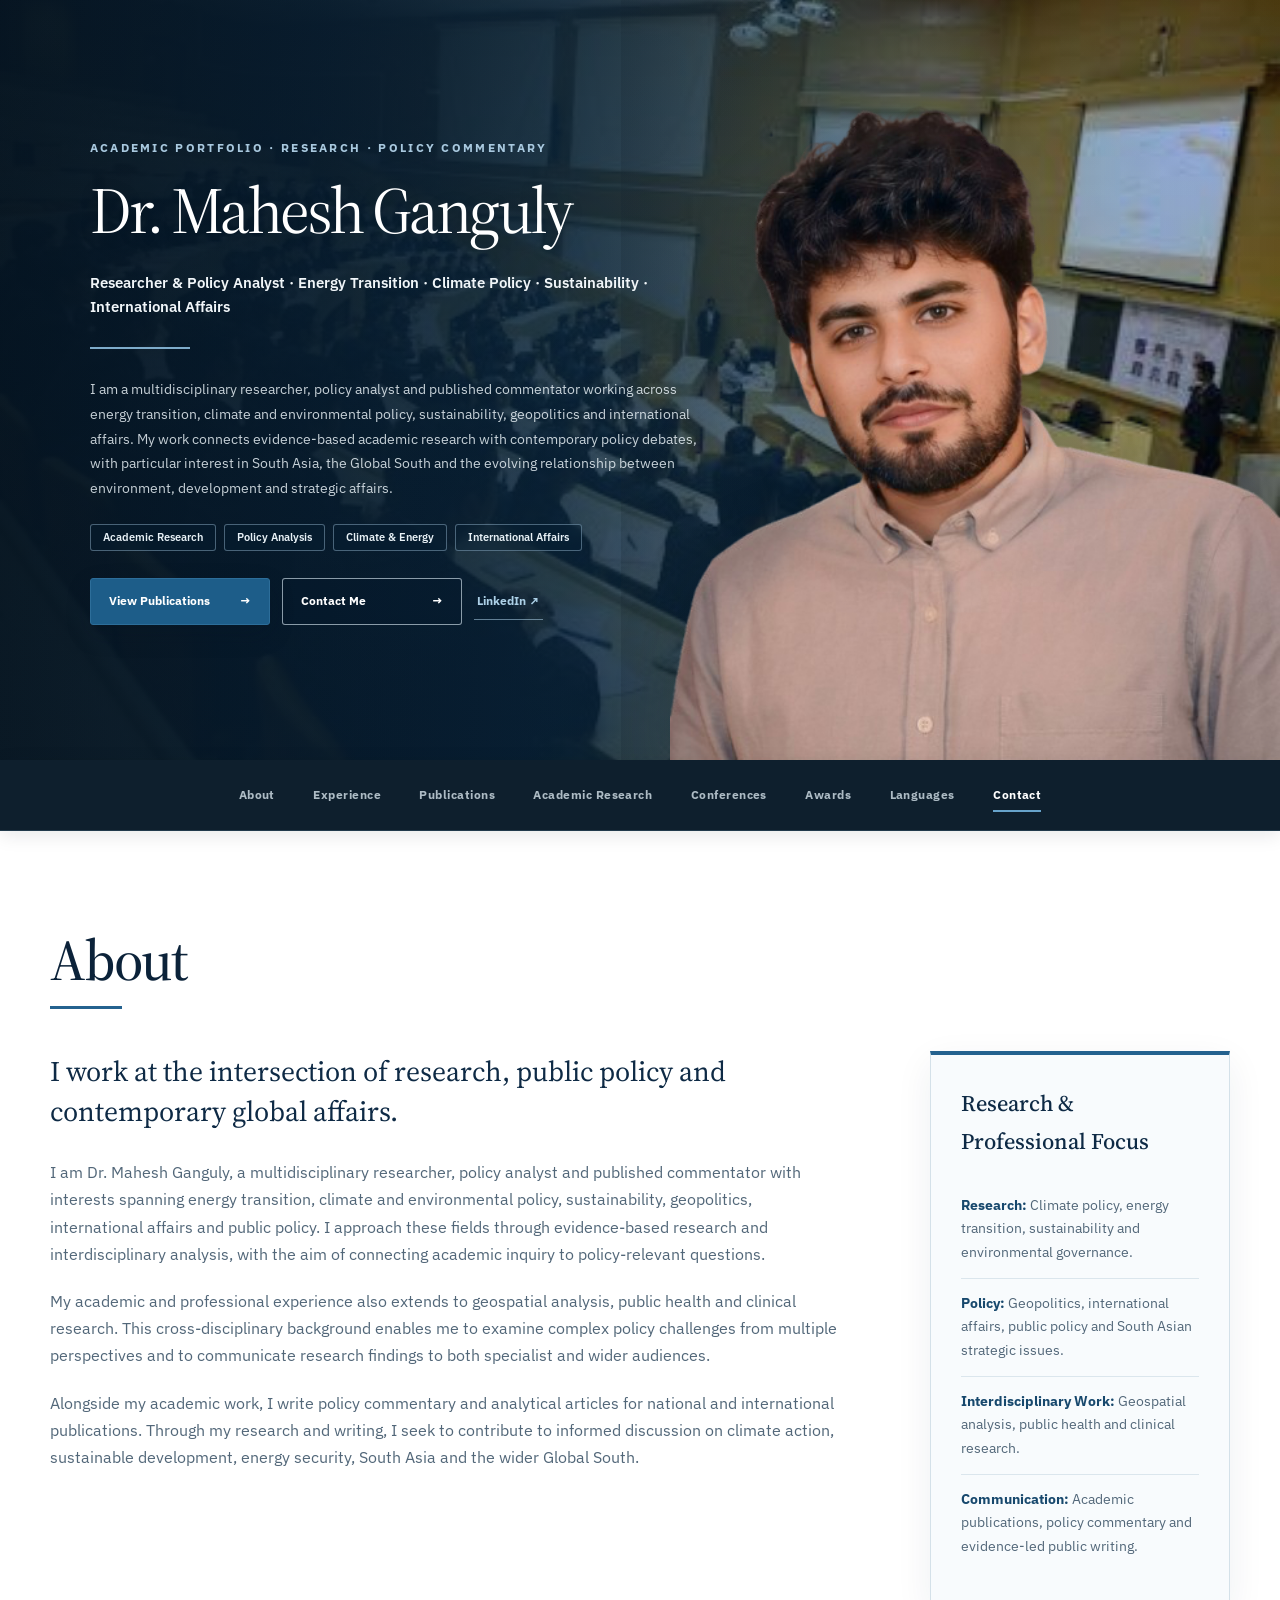
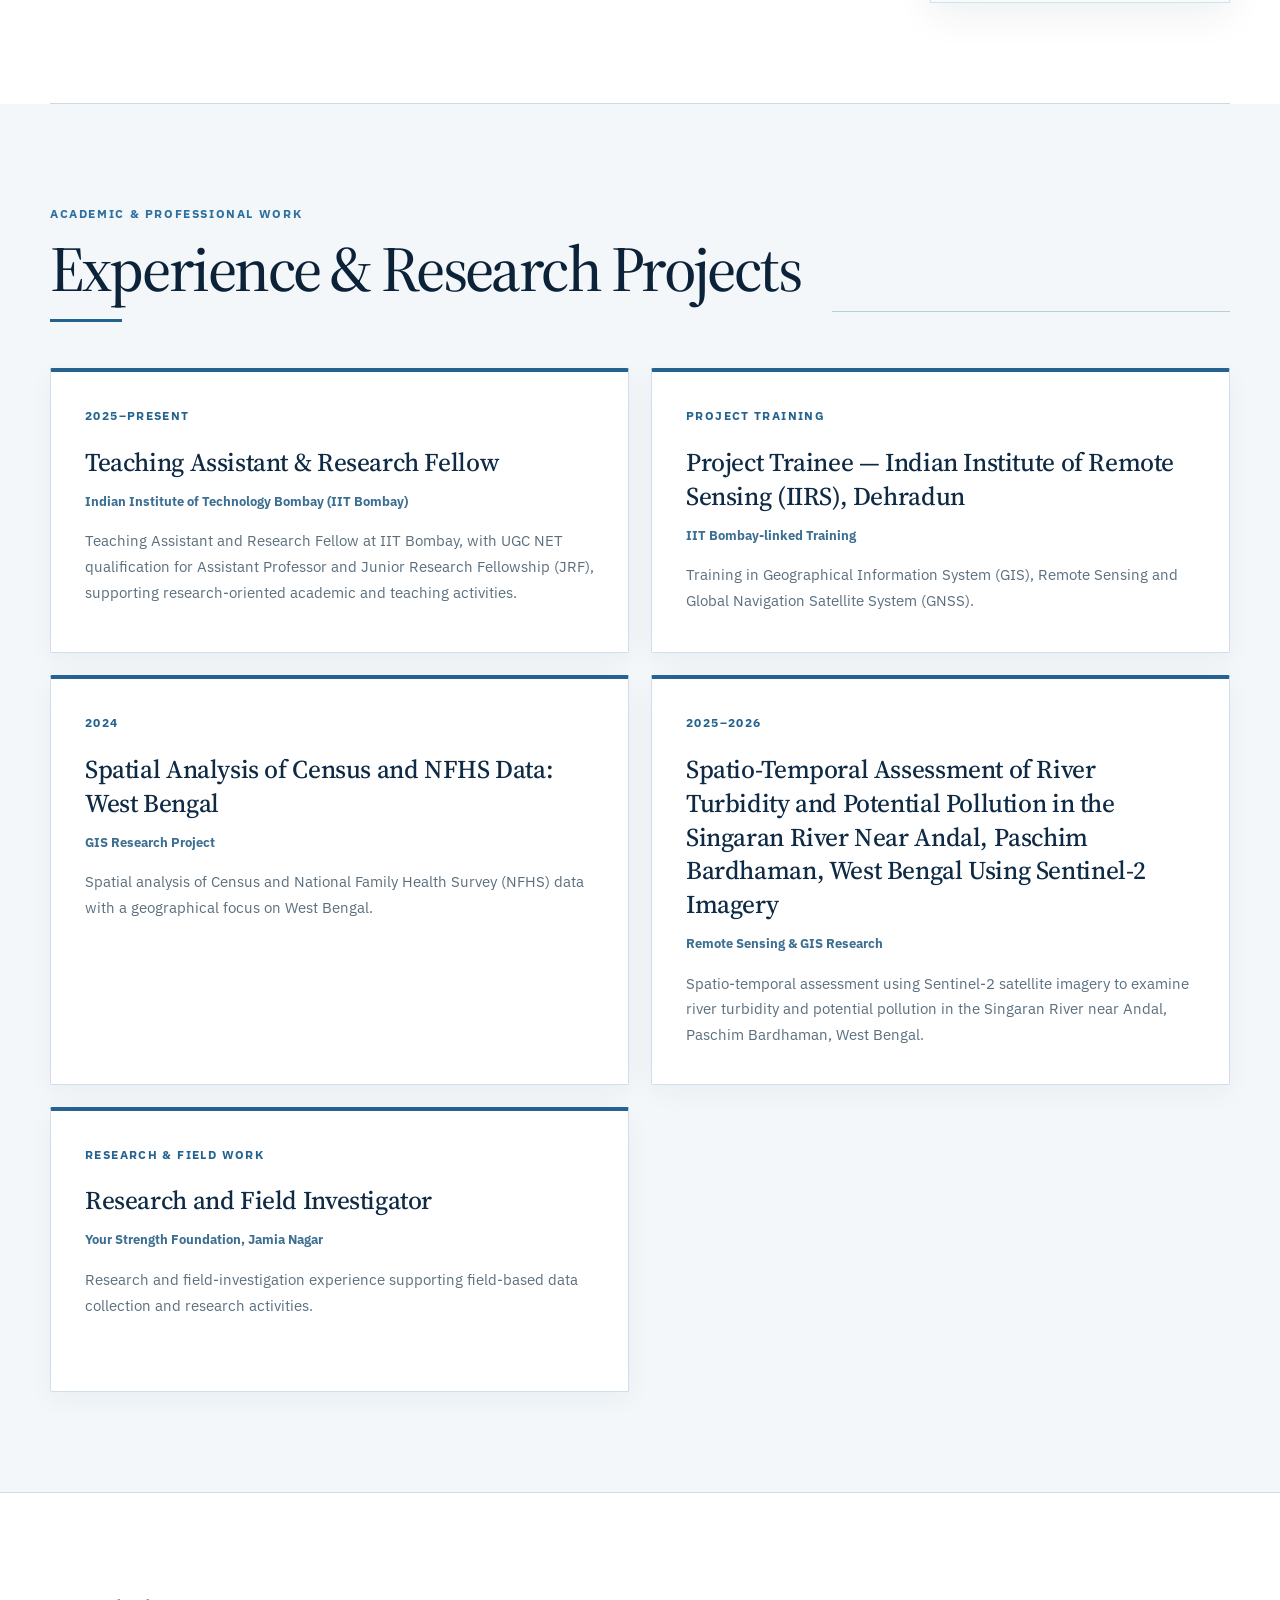
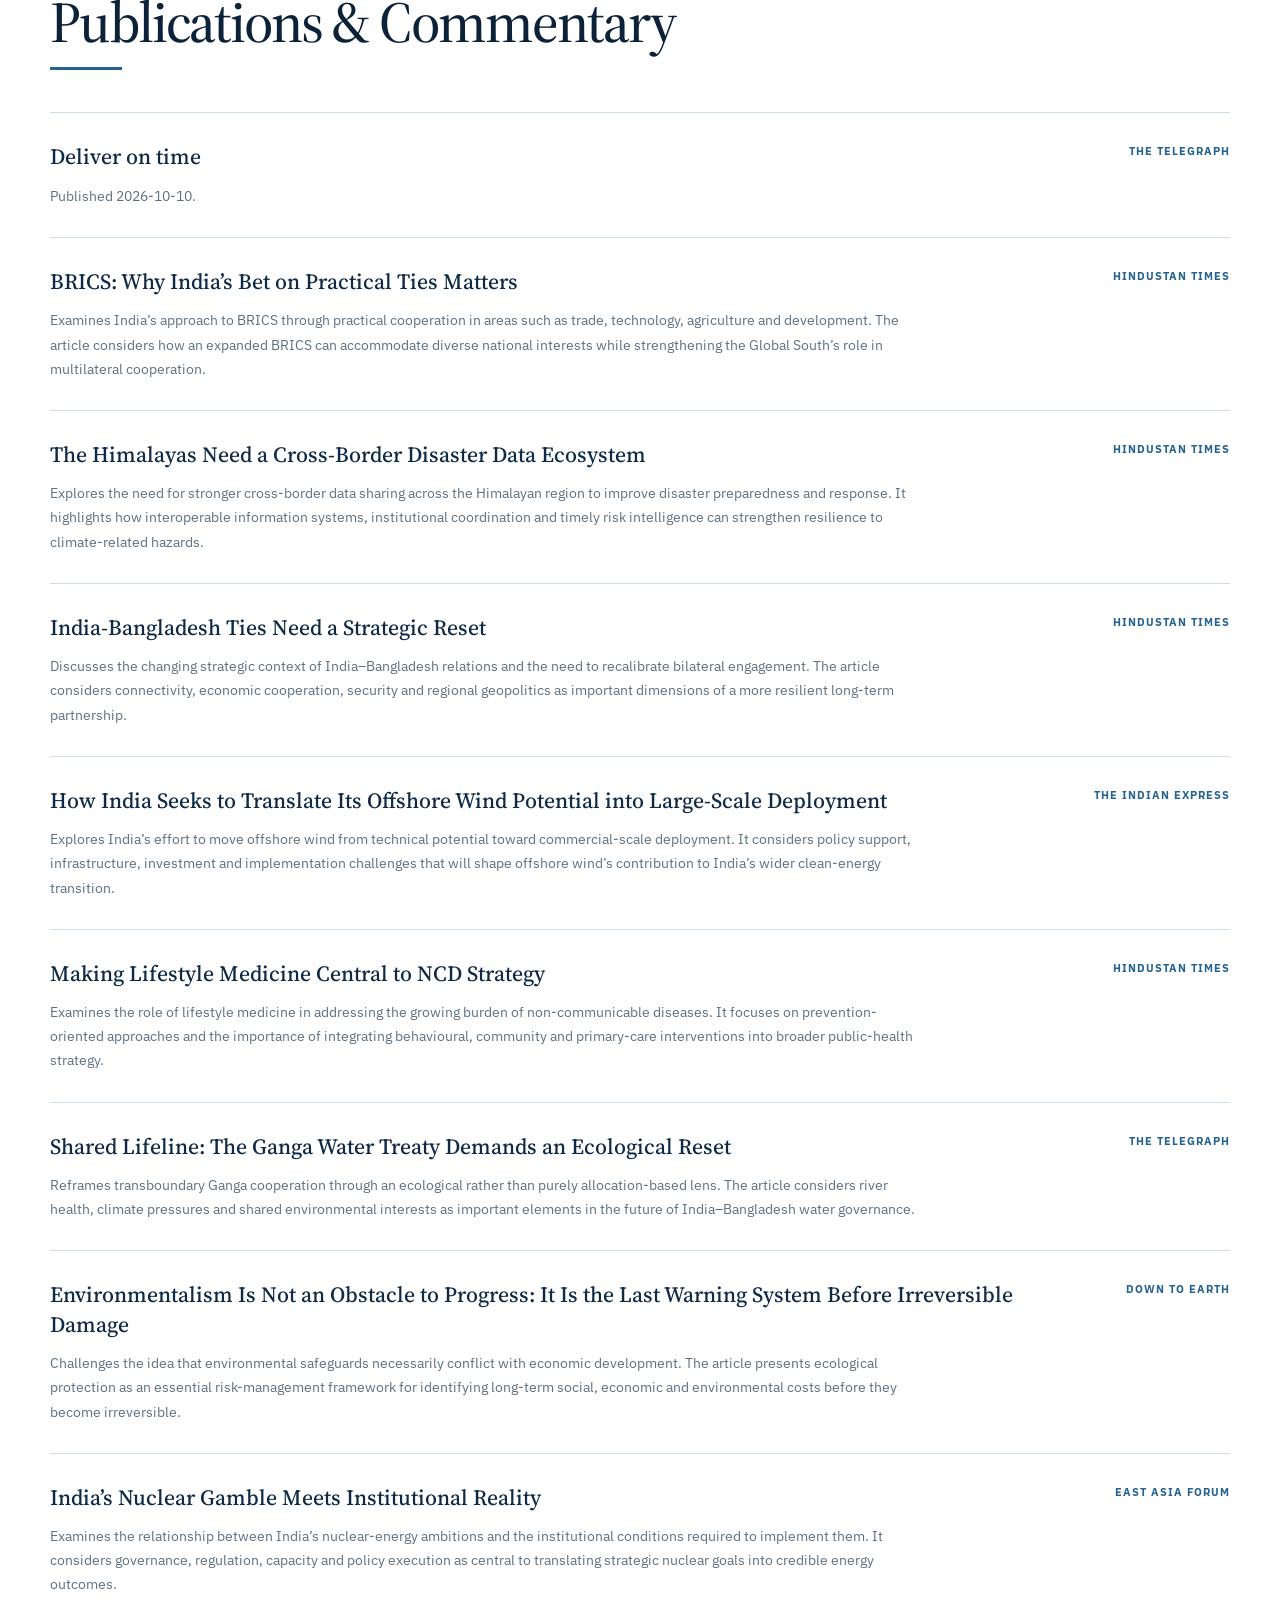
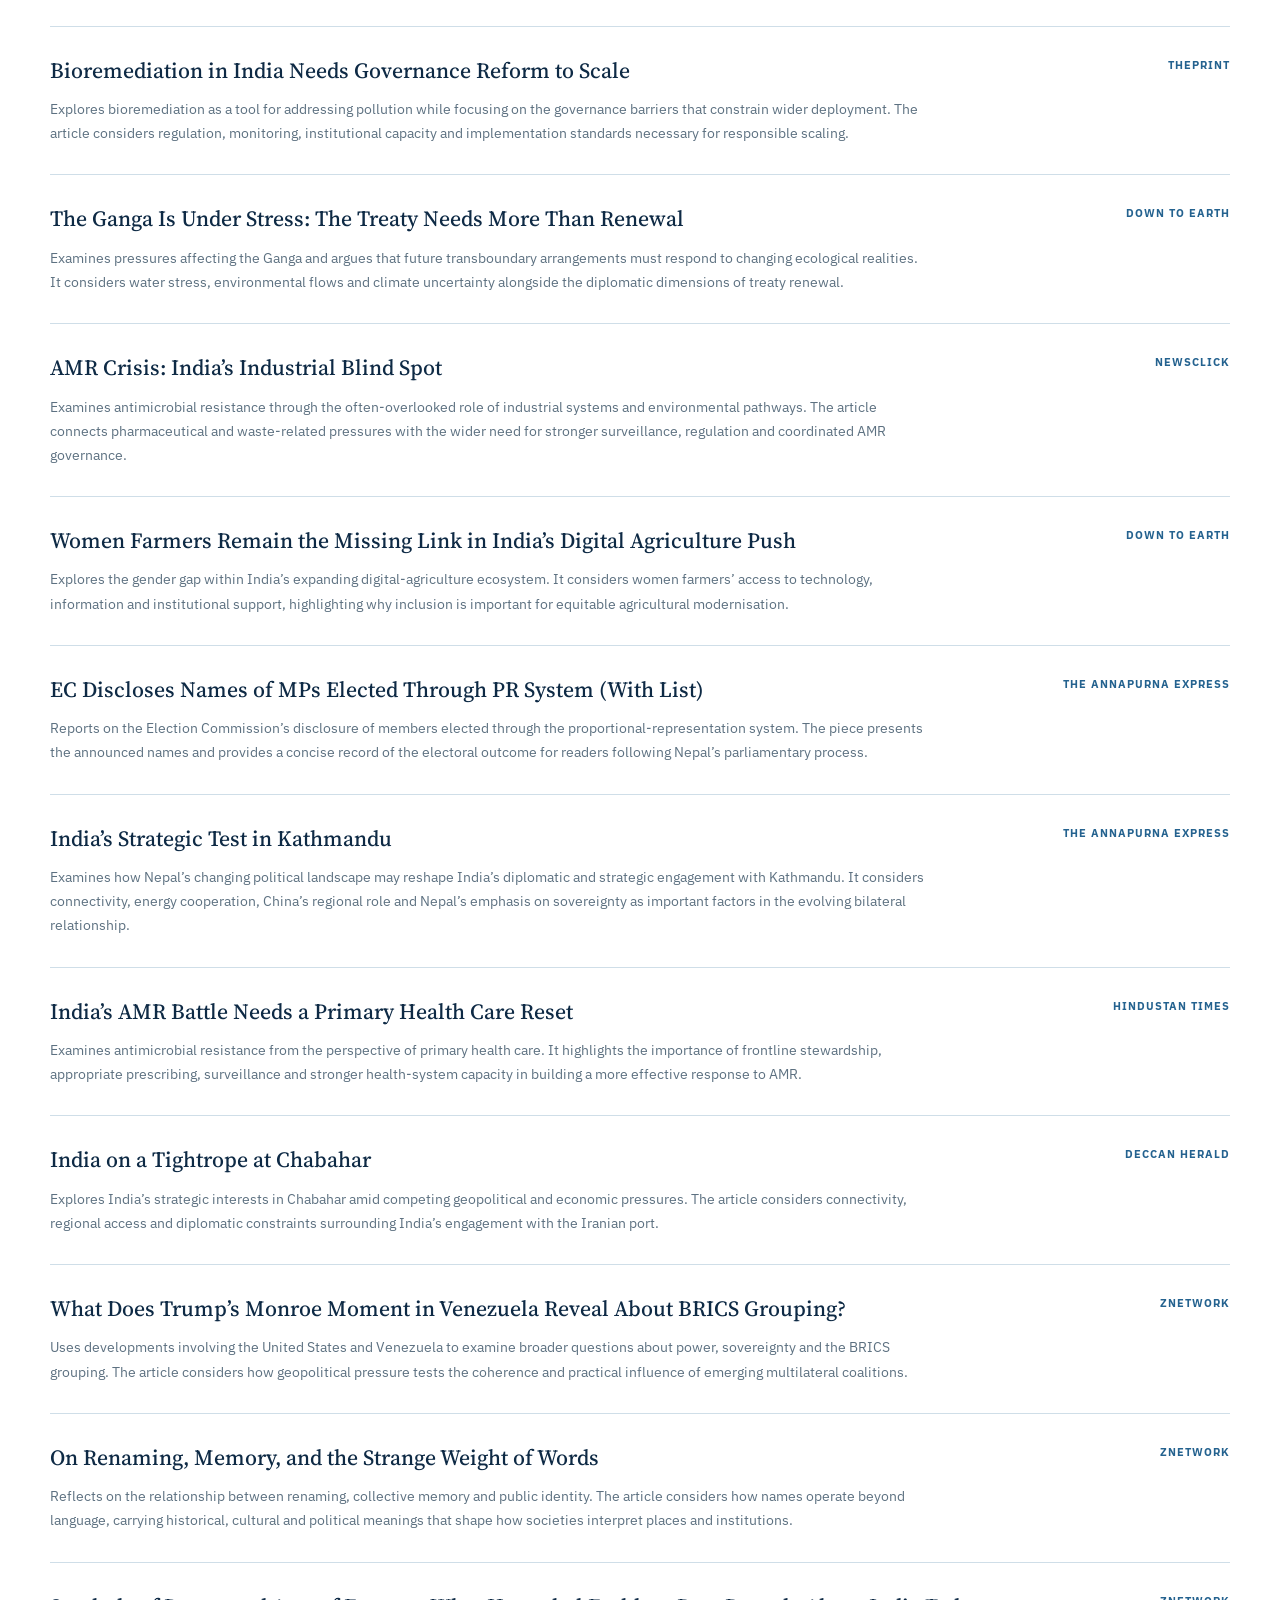
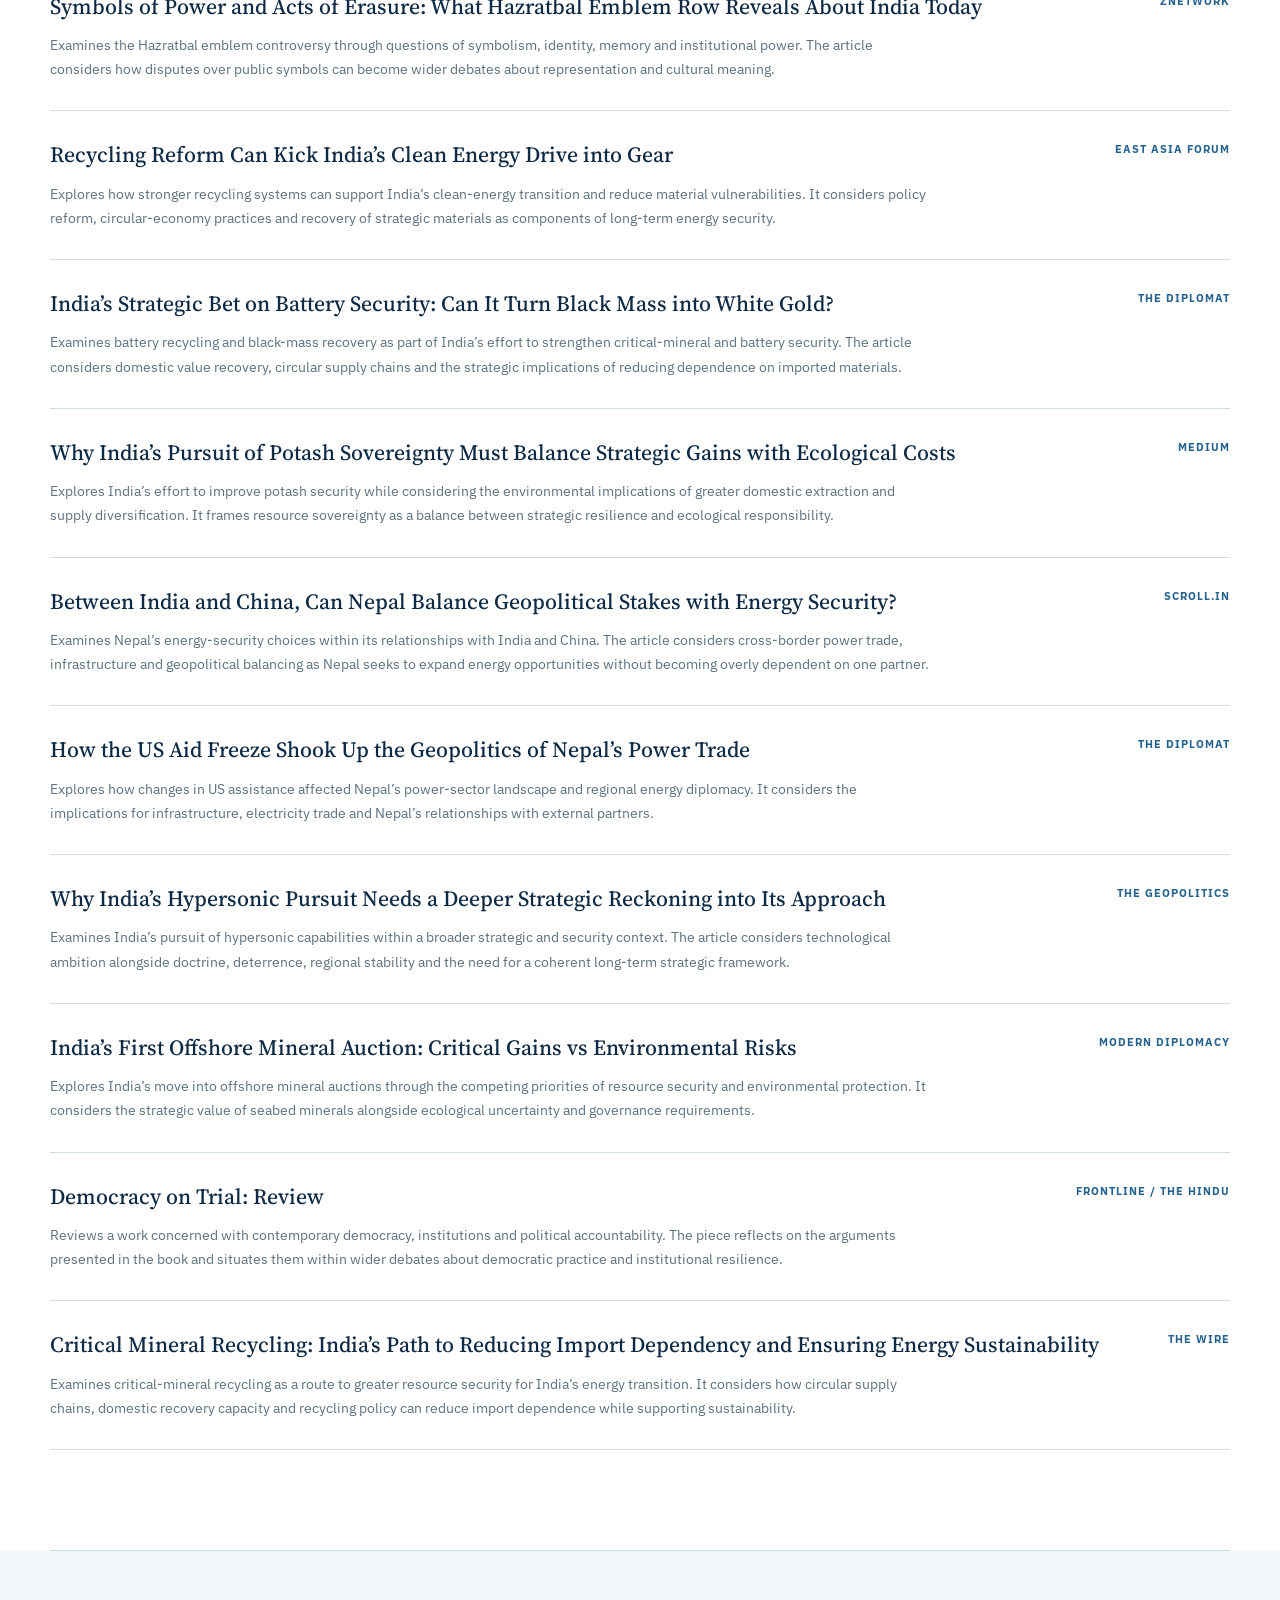
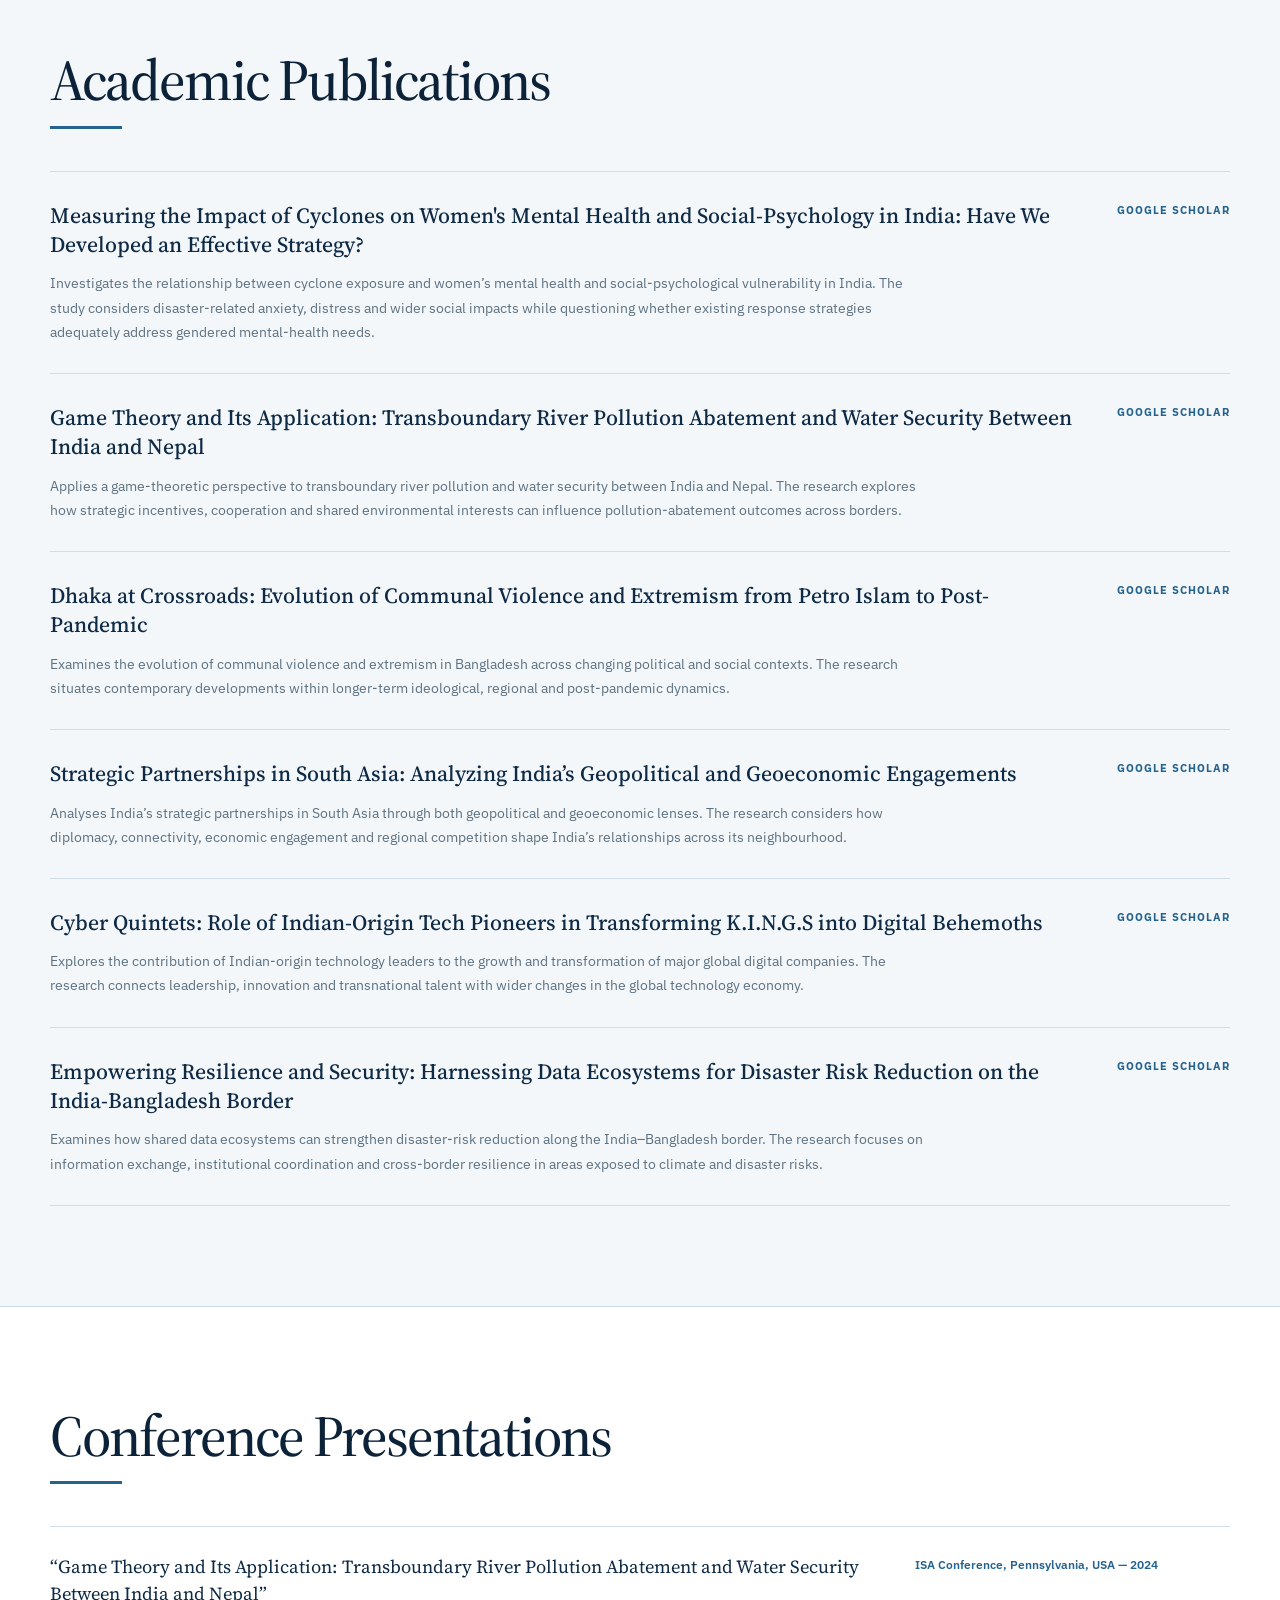
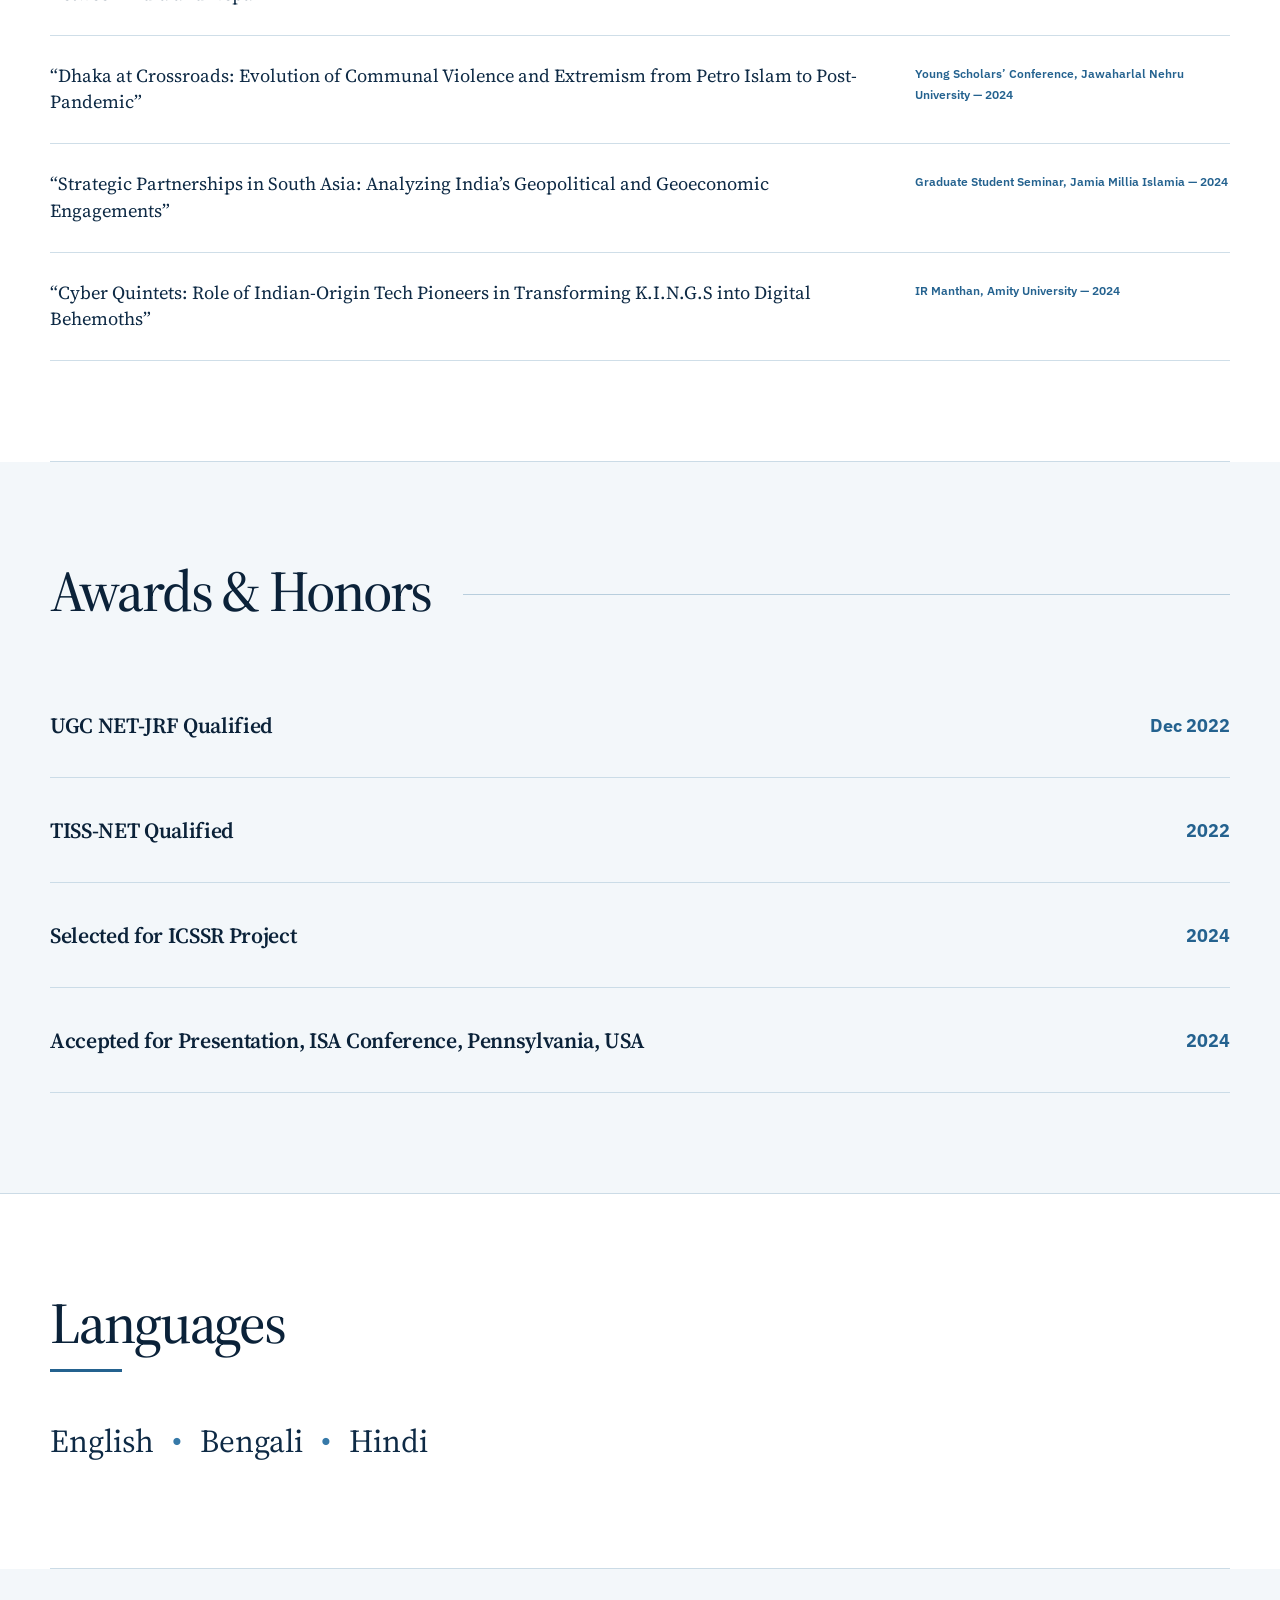
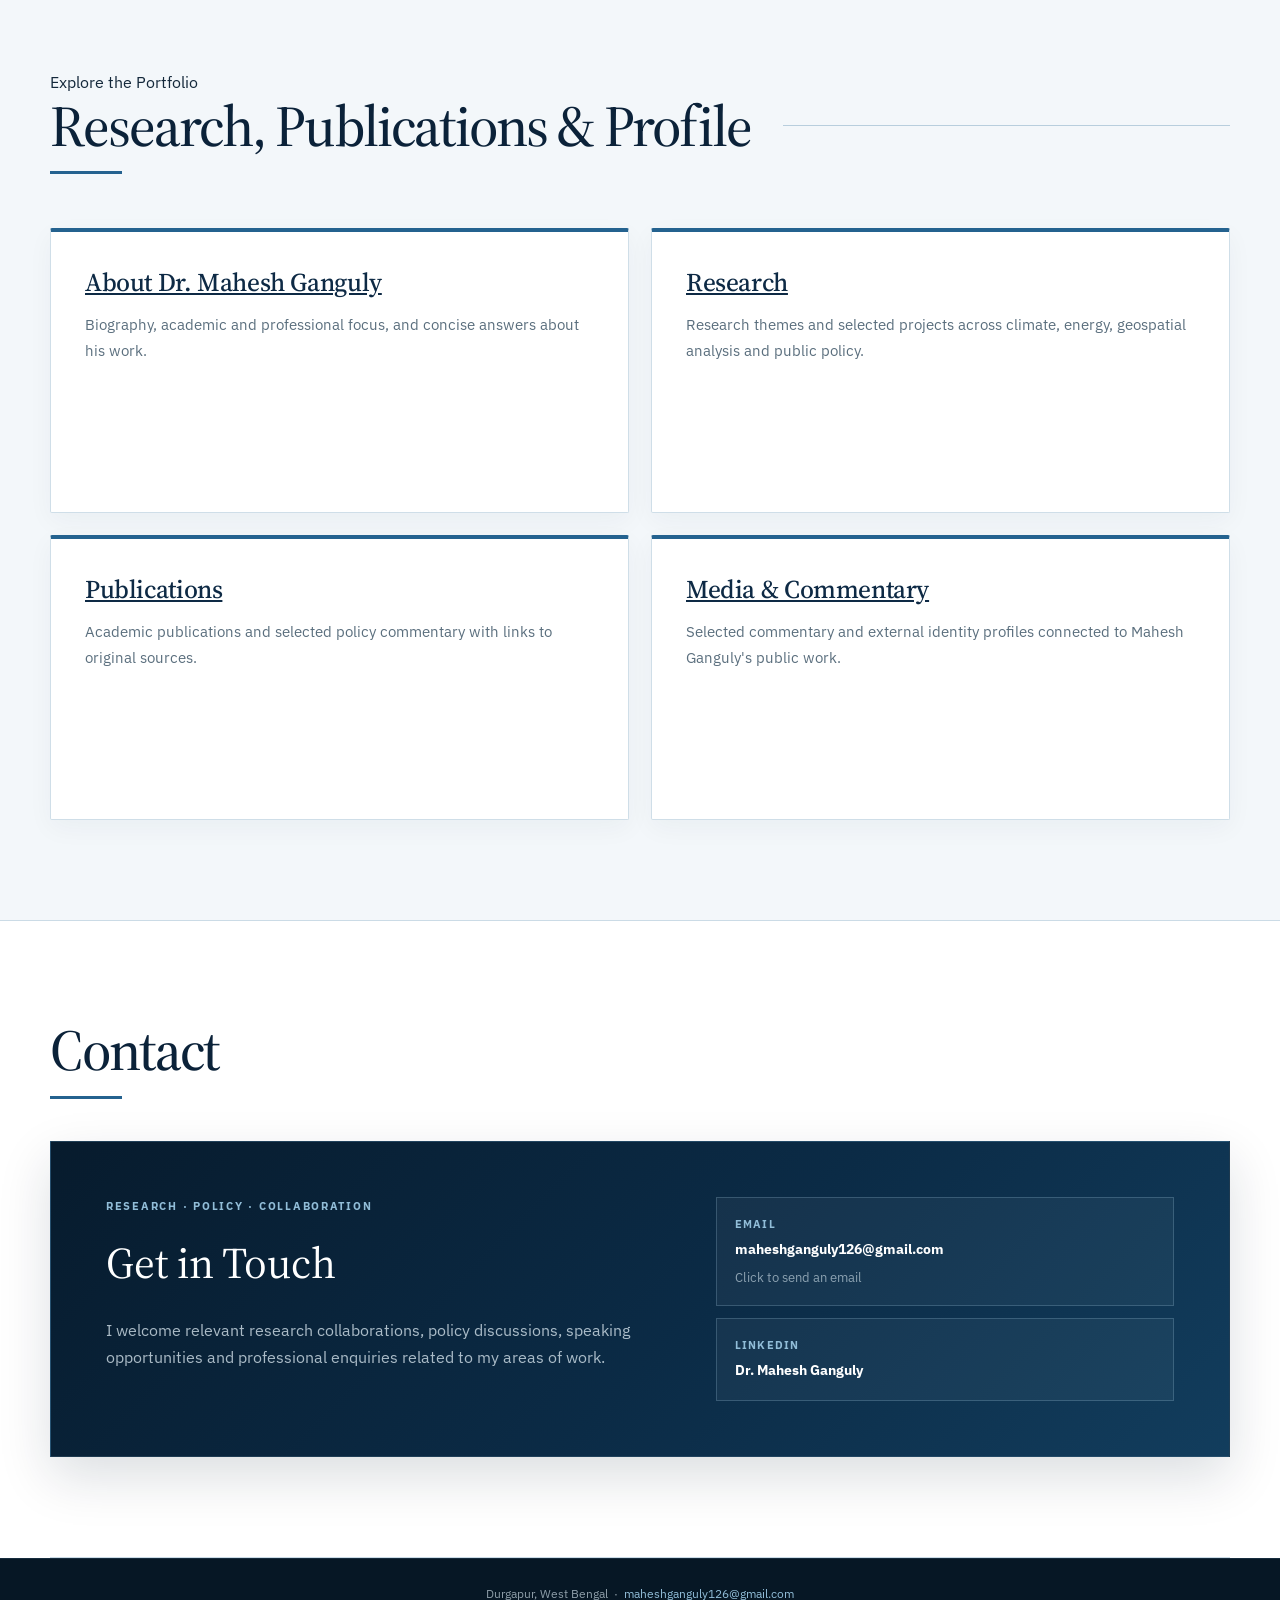
<file: index.html>
<!DOCTYPE html>

<html lang="en">
<head>
<!-- Google tag (gtag.js) -->
<script async="" src="https://www.googletagmanager.com/gtag/js?id=G-1HP4H3KCDE"></script>
<script>
  window.dataLayer = window.dataLayer || [];
  function gtag(){dataLayer.push(arguments);}
  gtag('js', new Date());

  gtag('config', 'G-1HP4H3KCDE');
</script>
<meta charset="utf-8"/>
<meta content="width=device-width, initial-scale=1, viewport-fit=cover" name="viewport"/>


<meta content="Dr. Mahesh Ganguly, Mahesh Ganguly, researcher, policy analyst, energy transition, climate policy, sustainability, environmental policy, geopolitics, international affairs, public policy, South Asia" name="keywords"/>
<meta content="Dr. Mahesh Ganguly" name="author"/>

<meta content="index, follow, max-image-preview:large" name="googlebot"/>
<meta content="#071827" name="theme-color"/>







<meta content="Mahesh" property="profile:first_name"/>
<meta content="Ganguly" property="profile:last_name"/>



<meta content="https://maheshganguly.com/assets/images/mahesh-ganguly-hero.png" name="twitter:image"/>

<link href="https://fonts.googleapis.com" rel="preconnect"/>
<link crossorigin="" href="https://fonts.gstatic.com" rel="preconnect"/>
<link href="https://fonts.googleapis.com/css2?family=Source+Serif+4:opsz,wght@8..60,400;8..60,500;8..60,600&amp;family=IBM+Plex+Sans:wght@400;500;600;700&amp;display=swap" rel="stylesheet"/>
<link href="assets/css/styles.css" rel="stylesheet"/>
<link href="assets/images/favicon.svg" rel="icon" type="image/svg+xml"/>
<title>Dr. Mahesh Ganguly | Researcher &amp; Policy Analyst</title>
<meta content="Official website of Dr. Mahesh Ganguly, researcher and policy analyst exploring climate policy, energy transition, geopolitics, sustainability and geospatial research." name="description"/>
<link href="https://maheshganguly.com/" rel="canonical"/>
<meta content="index,follow,max-image-preview:large" name="robots"/>
<meta content="website" property="og:type"/>
<meta content="Dr. Mahesh Ganguly | Researcher &amp; Policy Analyst" property="og:title"/>
<meta content="Official website of Dr. Mahesh Ganguly, researcher and policy analyst exploring climate policy, energy transition, geopolitics, sustainability and geospatial research." property="og:description"/>
<meta content="https://maheshganguly.com/" property="og:url"/>
<meta content="summary" name="twitter:card"/>
<meta content="Dr. Mahesh Ganguly | Researcher &amp; Policy Analyst" name="twitter:title"/>
<meta content="Official website of Dr. Mahesh Ganguly, researcher and policy analyst exploring climate policy, energy transition, geopolitics, sustainability and geospatial research." name="twitter:description"/>
<script type="application/ld+json">
{
  "@context": "https://schema.org",
  "@graph": [
    {
      "@type": "WebSite",
      "@id": "https://maheshganguly.com/#website",
      "url": "https://maheshganguly.com/",
      "name": "Dr. Mahesh Ganguly",
      "inLanguage": "en"
    },
    {
      "@type": "Person",
      "@id": "https://maheshganguly.com/#person",
      "name": "Dr. Mahesh Ganguly",
      "url": "https://maheshganguly.com/",
      "jobTitle": "Researcher and Policy Analyst",
      "sameAs": [
        "https://scholar.google.com/citations?user=EQxEh1MAAAAJ",
        "https://www.linkedin.com/in/dr-mahesh-ganguly-9821b119a/",
        "https://muckrack.com/mahesh-ganguly",
        "https://eastasiaforum.org/author/mahesh-ganguly"
      ],
      "knowsAbout": [
        "Climate policy",
        "Energy transition",
        "Sustainability",
        "Geopolitics",
        "Geospatial analysis"
      ]
    },
    {
      "@type": "WebPage",
      "@id": "https://maheshganguly.com/#webpage",
      "url": "https://maheshganguly.com/",
      "name": "Dr. Mahesh Ganguly | Researcher & Policy Analyst",
      "description": "Official website of Dr. Mahesh Ganguly, researcher and policy analyst exploring climate policy, energy transition, geopolitics, sustainability and geospatial research.",
      "inLanguage": "en",
      "isPartOf": {
        "@id": "https://maheshganguly.com/#website"
      },
      "about": {
        "@id": "https://maheshganguly.com/#person"
      }
    },
    {
      "@type": "ProfilePage",
      "@id": "https://maheshganguly.com/#profile",
      "url": "https://maheshganguly.com/",
      "mainEntity": {
        "@id": "https://maheshganguly.com/#person"
      }
    }
  ]
}
</script></head>
<body>
<div class="wrap">
<a class="skip-link" href="#main-content">
      Skip to content
    </a>
<!-- =====================================================
         HERO
         ===================================================== -->
<header aria-labelledby="site-title" class="hero" id="maheshHero">
<div class="hero-inner">
<div class="hero-copy">
<p class="eyebrow">
            Academic Portfolio · Research · Policy Commentary
          </p>
<h1 id="site-title">
            Dr. Mahesh Ganguly
          </h1>
<p class="hero-role">
            Researcher &amp; Policy Analyst · Energy Transition · Climate Policy ·
            Sustainability · International Affairs
          </p>
<div aria-hidden="true" class="hero-rule"></div>
<p class="hero-intro">
            I am a multidisciplinary researcher, policy analyst and published
            commentator working across energy transition, climate and environmental
            policy, sustainability, geopolitics and international affairs. My work
            connects evidence-based academic research with contemporary policy debates,
            with particular interest in South Asia, the Global South and the evolving
            relationship between environment, development and strategic affairs.
          </p>
<div aria-label="Research areas" class="hero-meta">
<span>Academic Research</span>
<span>Policy Analysis</span>
<span>Climate &amp; Energy</span>
<span>International Affairs</span>
</div>
<div class="hero-links">
<a class="hero-btn hero-btn-primary" href="#publications">
              View Publications
              <span aria-hidden="true">→</span>
</a>
<a class="hero-btn hero-btn-secondary" href="#contact">
              Contact Me
              <span aria-hidden="true">→</span>
</a>
<a class="hero-linkedin" href="https://www.linkedin.com/in/dr-mahesh-ganguly-9821b119a/" rel="noopener noreferrer" target="_blank">
              LinkedIn ↗
            </a>
</div>
</div>
<div class="hero-portrait">
<img alt="Portrait of Dr. Mahesh Ganguly" fetchpriority="high" src="assets/images/mahesh-ganguly-hero.png"/>
</div>
</div>
</header>
<!-- =====================================================
         NAVIGATION
         ===================================================== -->
<nav aria-label="Primary navigation" class="site-nav">
<div class="site-nav-inner">
<a href="#about">About</a>
<a href="#experience">Experience</a>
<a href="#publications">Publications</a>
<a href="#academic-publications">Academic Research</a>
<a href="#conferences">Conferences</a>
<a href="#awards">Awards</a>
<a href="#languages">Languages</a>
<a href="#contact">Contact</a>
</div>
</nav>
<main id="main-content">
<!-- ===================================================
           ABOUT
           =================================================== -->
<section class="summary reveal-section" id="about">
<h2>About</h2>
<div class="about-grid">
<div>
<p class="about-lead">
              I work at the intersection of research, public policy and
              contemporary global affairs.
            </p>
<p class="about-copy">
              I am Dr. Mahesh Ganguly, a multidisciplinary researcher,
              policy analyst and published commentator with interests spanning
              energy transition, climate and environmental policy, sustainability,
              geopolitics, international affairs and public policy. I approach
              these fields through evidence-based research and interdisciplinary
              analysis, with the aim of connecting academic inquiry to
              policy-relevant questions.
            </p>
<p class="about-copy">
              My academic and professional experience also extends to geospatial
              analysis, public health and clinical research. This cross-disciplinary
              background enables me to examine complex policy challenges from
              multiple perspectives and to communicate research findings to both
              specialist and wider audiences.
            </p>
<p class="about-copy">
              Alongside my academic work, I write policy commentary and analytical
              articles for national and international publications. Through my
              research and writing, I seek to contribute to informed discussion on
              climate action, sustainable development, energy security, South Asia
              and the wider Global South.
            </p>
</div>
<aside aria-label="Research and professional focus" class="about-focus">
<h3>Research &amp; Professional Focus</h3>
<p>
<strong>Research:</strong>
              Climate policy, energy transition, sustainability and environmental
              governance.
            </p>
<p>
<strong>Policy:</strong>
              Geopolitics, international affairs, public policy and South Asian
              strategic issues.
            </p>
<p>
<strong>Interdisciplinary Work:</strong>
              Geospatial analysis, public health and clinical research.
            </p>
<p>
<strong>Communication:</strong>
              Academic publications, policy commentary and evidence-led public writing.
            </p>
</aside>
</div>
</section>
<!-- ===================================================
     EXPERIENCE & RESEARCH PROJECTS
     =================================================== -->
<section class="reveal-section experience-section" id="experience">
<div class="section-heading-row">
<div>
<span class="section-kicker">Academic &amp; Professional Work</span>
<h2>Experience &amp; Research Projects</h2>
</div>
<div aria-hidden="true" class="section-heading-line"></div>
</div>
<div class="experience-grid">
<!-- IIT BOMBAY -->
<article class="experience-card">
<span class="experience-year">2025–Present</span>
<h3>Teaching Assistant &amp; Research Fellow</h3>
<p class="experience-type">
        Indian Institute of Technology Bombay (IIT Bombay)
      </p>
<p>
        Teaching Assistant and Research Fellow at IIT Bombay, with UGC NET
        qualification for Assistant Professor and Junior Research Fellowship
        (JRF), supporting research-oriented academic and teaching activities.
      </p>
</article>
<!-- IIRS -->
<article class="experience-card">
<span class="experience-year">Project Training</span>
<h3>
        Project Trainee — Indian Institute of Remote Sensing (IIRS), Dehradun
      </h3>
<p class="experience-type">
        IIT Bombay-linked Training
      </p>
<p>
        Training in Geographical Information System (GIS), Remote Sensing
        and Global Navigation Satellite System (GNSS).
      </p>
</article>
<!-- CENSUS / NFHS -->
<article class="experience-card">
<span class="experience-year">2024</span>
<h3>
        Spatial Analysis of Census and NFHS Data: West Bengal
      </h3>
<p class="experience-type">
        GIS Research Project
      </p>
<p>
        Spatial analysis of Census and National Family Health Survey (NFHS)
        data with a geographical focus on West Bengal.
      </p>
</article>
<!-- SINGARAN RIVER -->
<article class="experience-card">
<span class="experience-year">2025–2026</span>
<h3>
        Spatio-Temporal Assessment of River Turbidity and Potential Pollution
        in the Singaran River Near Andal, Paschim Bardhaman, West Bengal Using
        Sentinel-2 Imagery
      </h3>
<p class="experience-type">
        Remote Sensing &amp; GIS Research
      </p>
<p>
        Spatio-temporal assessment using Sentinel-2 satellite imagery to
        examine river turbidity and potential pollution in the Singaran River
        near Andal, Paschim Bardhaman, West Bengal.
      </p>
</article>
<!-- FIELD INVESTIGATOR -->
<article class="experience-card">
<span class="experience-year">Research &amp; Field Work</span>
<h3>
        Research and Field Investigator
      </h3>
<p class="experience-type">
        Your Strength Foundation, Jamia Nagar
      </p>
<p>
        Research and field-investigation experience supporting field-based
        data collection and research activities.
      </p>
</article>
</div>
</section>
<!-- ===================================================
           PUBLICATIONS & COMMENTARY
           =================================================== -->
<section class="reveal-section" id="publications">
<h2>Publications &amp; Commentary</h2>
<ul class="pub-list" data-auto-publications="" data-limit="30" data-style="home">
<li class="pub-item">
<a class="pub-title" href="https://www.hindustantimes.com/ht-insight/international-affairs/brics-why-india-s-bet-on-practical-ties-matters-101790161275037.html" rel="noopener noreferrer" target="_blank">
              BRICS: Why India’s Bet on Practical Ties Matters
            </a>
<span class="pub-outlet">
              Hindustan Times
            </span>
<p class="pub-brief">
              Examines India’s approach to BRICS through practical cooperation
              in areas such as trade, technology, agriculture and development.
              The article considers how an expanded BRICS can accommodate diverse
              national interests while strengthening the Global South’s role in
              multilateral cooperation.
            </p>
</li>
<li class="pub-item">
<a class="pub-title" href="https://www.hindustantimes.com/ht-insight/climate-change/the-himalayas-need-a-cross-border-disaster-data-ecosystems-101788351707454.html" rel="noopener noreferrer" target="_blank">
              The Himalayas Need a Cross-Border Disaster Data Ecosystem
            </a>
<span class="pub-outlet">
              Hindustan Times
            </span>
<p class="pub-brief">
              Explores the need for stronger cross-border data sharing across the
              Himalayan region to improve disaster preparedness and response. It
              highlights how interoperable information systems, institutional
              coordination and timely risk intelligence can strengthen resilience
              to climate-related hazards.
            </p>
</li>
<li class="pub-item">
<a class="pub-title" href="https://www.hindustantimes.com/ht-insight/international-affairs/indiabangladesh-ties-need-a-strategic-reset-101787821707420.html" rel="noopener noreferrer" target="_blank">
              India-Bangladesh Ties Need a Strategic Reset
            </a>
<span class="pub-outlet">
              Hindustan Times
            </span>
<p class="pub-brief">
              Discusses the changing strategic context of India–Bangladesh
              relations and the need to recalibrate bilateral engagement. The
              article considers connectivity, economic cooperation, security and
              regional geopolitics as important dimensions of a more resilient
              long-term partnership.
            </p>
</li>
<li class="pub-item">
<a class="pub-title" href="https://indianexpress.com/article/upsc-current-affairs/upsc-essentials/how-india-translates-offshore-wind-potential-into-large-scale-deployment-10828523/" rel="noopener noreferrer" target="_blank">
              How India Seeks to Translate Its Offshore Wind Potential into
              Large-Scale Deployment
            </a>
<span class="pub-outlet">
              The Indian Express
            </span>
<p class="pub-brief">
              Explores India’s effort to move offshore wind from technical
              potential toward commercial-scale deployment. It considers policy
              support, infrastructure, investment and implementation challenges
              that will shape offshore wind’s contribution to India’s wider
              clean-energy transition.
            </p>
</li>
<li class="pub-item">
<a class="pub-title" href="https://www.hindustantimes.com/ht-insight/public-health/making-lifestyle-medicine-central-to-ncd-strategy-101782808028866.html" rel="noopener noreferrer" target="_blank">
              Making Lifestyle Medicine Central to NCD Strategy
            </a>
<span class="pub-outlet">
              Hindustan Times
            </span>
<p class="pub-brief">
              Examines the role of lifestyle medicine in addressing the growing
              burden of non-communicable diseases. It focuses on prevention-oriented
              approaches and the importance of integrating behavioural, community
              and primary-care interventions into broader public-health strategy.
            </p>
</li>
<li class="pub-item">
<a class="pub-title" href="https://www.telegraphindia.com/opinion/shared-lifeline-the-ganga-water-treaty-demands-an-ecological-reset-prnt/cid/2168002" rel="noopener noreferrer" target="_blank">
              Shared Lifeline: The Ganga Water Treaty Demands an Ecological Reset
            </a>
<span class="pub-outlet">
              The Telegraph
            </span>
<p class="pub-brief">
              Reframes transboundary Ganga cooperation through an ecological rather
              than purely allocation-based lens. The article considers river health,
              climate pressures and shared environmental interests as important
              elements in the future of India–Bangladesh water governance.
            </p>
</li>
<li class="pub-item">
<a class="pub-title" href="https://www.downtoearth.org.in/environment/environmentalism-is-not-an-obstacle-to-progress-it-is-the-last-warning-system-before-irreversible-damage" rel="noopener noreferrer" target="_blank">
              Environmentalism Is Not an Obstacle to Progress: It Is the Last
              Warning System Before Irreversible Damage
            </a>
<span class="pub-outlet">
              Down To Earth
            </span>
<p class="pub-brief">
              Challenges the idea that environmental safeguards necessarily
              conflict with economic development. The article presents ecological
              protection as an essential risk-management framework for identifying
              long-term social, economic and environmental costs before they become
              irreversible.
            </p>
</li>
<li class="pub-item">
<a class="pub-title" href="https://eastasiaforum.org/2026/05/12/indias-nuclear-gamble-meets-institutional-reality/" rel="noopener noreferrer" target="_blank">
              India’s Nuclear Gamble Meets Institutional Reality
            </a>
<span class="pub-outlet">
              East Asia Forum
            </span>
<p class="pub-brief">
              Examines the relationship between India’s nuclear-energy ambitions
              and the institutional conditions required to implement them. It
              considers governance, regulation, capacity and policy execution as
              central to translating strategic nuclear goals into credible energy
              outcomes.
            </p>
</li>
<li class="pub-item">
<a class="pub-title" href="https://theprint.in/yourturn/subscriberwrites-bioremediation-in-india-needs-governance-reform-to-scale/2928919/" rel="noopener noreferrer" target="_blank">
              Bioremediation in India Needs Governance Reform to Scale
            </a>
<span class="pub-outlet">
              ThePrint
            </span>
<p class="pub-brief">
              Explores bioremediation as a tool for addressing pollution while
              focusing on the governance barriers that constrain wider deployment.
              The article considers regulation, monitoring, institutional capacity
              and implementation standards necessary for responsible scaling.
            </p>
</li>
<li class="pub-item">
<a class="pub-title" href="https://www.downtoearth.org.in/rivers/the-ganga-is-under-stress-the-treaty-needs-more-than-renewal" rel="noopener noreferrer" target="_blank">
              The Ganga Is Under Stress: The Treaty Needs More Than Renewal
            </a>
<span class="pub-outlet">
              Down To Earth
            </span>
<p class="pub-brief">
              Examines pressures affecting the Ganga and argues that future
              transboundary arrangements must respond to changing ecological
              realities. It considers water stress, environmental flows and climate
              uncertainty alongside the diplomatic dimensions of treaty renewal.
            </p>
</li>
<li class="pub-item">
<a class="pub-title" href="https://www.newsclick.in/amr-crisis-indias-industrial-blind-spot" rel="noopener noreferrer" target="_blank">
              AMR Crisis: India’s Industrial Blind Spot
            </a>
<span class="pub-outlet">
              NewsClick
            </span>
<p class="pub-brief">
              Examines antimicrobial resistance through the often-overlooked role
              of industrial systems and environmental pathways. The article connects
              pharmaceutical and waste-related pressures with the wider need for
              stronger surveillance, regulation and coordinated AMR governance.
            </p>
</li>
<li class="pub-item">
<a class="pub-title" href="https://www.downtoearth.org.in/agriculture/women-farmers-remain-the-missing-link-in-indias-digital-agriculture-push" rel="noopener noreferrer" target="_blank">
              Women Farmers Remain the Missing Link in India’s Digital Agriculture Push
            </a>
<span class="pub-outlet">
              Down To Earth
            </span>
<p class="pub-brief">
              Explores the gender gap within India’s expanding digital-agriculture
              ecosystem. It considers women farmers’ access to technology,
              information and institutional support, highlighting why inclusion is
              important for equitable agricultural modernisation.
            </p>
</li>
<li class="pub-item">
<a class="pub-title" href="https://theannapurnaexpress.com/story/62963/" rel="noopener noreferrer" target="_blank">
              EC Discloses Names of MPs Elected Through PR System (With List)
            </a>
<span class="pub-outlet">
              The Annapurna Express
            </span>
<p class="pub-brief">
              Reports on the Election Commission’s disclosure of members elected
              through the proportional-representation system. The piece presents
              the announced names and provides a concise record of the electoral
              outcome for readers following Nepal’s parliamentary process.
            </p>
</li>
<li class="pub-item">
<a class="pub-title" href="https://theannapurnaexpress.com/story/62918/" rel="noopener noreferrer" target="_blank">
              India’s Strategic Test in Kathmandu
            </a>
<span class="pub-outlet">
              The Annapurna Express
            </span>
<p class="pub-brief">
              Examines how Nepal’s changing political landscape may reshape India’s
              diplomatic and strategic engagement with Kathmandu. It considers
              connectivity, energy cooperation, China’s regional role and Nepal’s
              emphasis on sovereignty as important factors in the evolving bilateral
              relationship.
            </p>
</li>
<li class="pub-item">
<a class="pub-title" href="https://htsyndication.com/hindustan-times/article/india-s-amr-battle-needs-a-primary-health-care-reset/98315141" rel="noopener noreferrer" target="_blank">
              India’s AMR Battle Needs a Primary Health Care Reset
            </a>
<span class="pub-outlet">
              Hindustan Times
            </span>
<p class="pub-brief">
              Examines antimicrobial resistance from the perspective of primary
              health care. It highlights the importance of frontline stewardship,
              appropriate prescribing, surveillance and stronger health-system
              capacity in building a more effective response to AMR.
            </p>
</li>
<li class="pub-item">
<a class="pub-title" href="https://www.deccanherald.com/opinion/india-on-a-tightrope-at-chabahar-3872829" rel="noopener noreferrer" target="_blank">
              India on a Tightrope at Chabahar
            </a>
<span class="pub-outlet">
              Deccan Herald
            </span>
<p class="pub-brief">
              Explores India’s strategic interests in Chabahar amid competing
              geopolitical and economic pressures. The article considers
              connectivity, regional access and diplomatic constraints surrounding
              India’s engagement with the Iranian port.
            </p>
</li>
<li class="pub-item">
<a class="pub-title" href="https://znetwork.org/znetarticle/what-does-trumps-monroe-moment-in-venezuela-reveal-about-brics-grouping/" rel="noopener noreferrer" target="_blank">
              What Does Trump’s Monroe Moment in Venezuela Reveal About BRICS Grouping?
            </a>
<span class="pub-outlet">
              ZNetwork
            </span>
<p class="pub-brief">
              Uses developments involving the United States and Venezuela to examine
              broader questions about power, sovereignty and the BRICS grouping.
              The article considers how geopolitical pressure tests the coherence
              and practical influence of emerging multilateral coalitions.
            </p>
</li>
<li class="pub-item">
<a class="pub-title" href="https://znetwork.org/znetarticle/on-renaming-memory-and-the-strange-weight-of-words/" rel="noopener noreferrer" target="_blank">
              On Renaming, Memory, and the Strange Weight of Words
            </a>
<span class="pub-outlet">
              ZNetwork
            </span>
<p class="pub-brief">
              Reflects on the relationship between renaming, collective memory and
              public identity. The article considers how names operate beyond
              language, carrying historical, cultural and political meanings that
              shape how societies interpret places and institutions.
            </p>
</li>
<li class="pub-item">
<a class="pub-title" href="https://znetwork.org/znetarticle/symbols-of-power-and-acts-of-erasure-what-hazratbal-emblem-row-reveals-about-india-today/" rel="noopener noreferrer" target="_blank">
              Symbols of Power and Acts of Erasure: What Hazratbal Emblem Row
              Reveals About India Today
            </a>
<span class="pub-outlet">
              ZNetwork
            </span>
<p class="pub-brief">
              Examines the Hazratbal emblem controversy through questions of
              symbolism, identity, memory and institutional power. The article
              considers how disputes over public symbols can become wider debates
              about representation and cultural meaning.
            </p>
</li>
<li class="pub-item">
<a class="pub-title" href="https://eastasiaforum.org/2025/09/27/recycling-reform-can-kick-indias-clean-energy-drive-into-gear/" rel="noopener noreferrer" target="_blank">
              Recycling Reform Can Kick India’s Clean Energy Drive into Gear
            </a>
<span class="pub-outlet">
              East Asia Forum
            </span>
<p class="pub-brief">
              Explores how stronger recycling systems can support India’s
              clean-energy transition and reduce material vulnerabilities. It
              considers policy reform, circular-economy practices and recovery of
              strategic materials as components of long-term energy security.
            </p>
</li>
<li class="pub-item">
<a class="pub-title" href="https://thediplomat.com/2025/08/indias-strategic-bet-on-battery-security-can-it-turn-black-mass-into-white-gold/" rel="noopener noreferrer" target="_blank">
              India’s Strategic Bet on Battery Security: Can It Turn Black Mass into White Gold?
            </a>
<span class="pub-outlet">
              The Diplomat
            </span>
<p class="pub-brief">
              Examines battery recycling and black-mass recovery as part of India’s
              effort to strengthen critical-mineral and battery security. The
              article considers domestic value recovery, circular supply chains and
              the strategic implications of reducing dependence on imported materials.
            </p>
</li>
<li class="pub-item">
<a class="pub-title" href="https://medium.com/@maheshganguly1996/why-indias-pursuit-of-potash-sovereignty-must-balance-strategic-gains-with-ecological-costs-401d3e0ad971" rel="noopener noreferrer" target="_blank">
              Why India’s Pursuit of Potash Sovereignty Must Balance Strategic
              Gains with Ecological Costs
            </a>
<span class="pub-outlet">
              Medium
            </span>
<p class="pub-brief">
              Explores India’s effort to improve potash security while considering
              the environmental implications of greater domestic extraction and
              supply diversification. It frames resource sovereignty as a balance
              between strategic resilience and ecological responsibility.
            </p>
</li>
<li class="pub-item">
<a class="pub-title" href="https://scroll.in/article/1080089/between-india-and-china-can-nepal-balance-geopolitical-stakes-with-energy-security" rel="noopener noreferrer" target="_blank">
              Between India and China, Can Nepal Balance Geopolitical Stakes with Energy Security?
            </a>
<span class="pub-outlet">
              Scroll.in
            </span>
<p class="pub-brief">
              Examines Nepal’s energy-security choices within its relationships
              with India and China. The article considers cross-border power trade,
              infrastructure and geopolitical balancing as Nepal seeks to expand
              energy opportunities without becoming overly dependent on one partner.
            </p>
</li>
<li class="pub-item">
<a class="pub-title" href="https://thediplomat.com/2025/03/how-the-us-aid-freeze-shook-up-the-geopolitics-of-nepals-power-trade/" rel="noopener noreferrer" target="_blank">
              How the US Aid Freeze Shook Up the Geopolitics of Nepal’s Power Trade
            </a>
<span class="pub-outlet">
              The Diplomat
            </span>
<p class="pub-brief">
              Explores how changes in US assistance affected Nepal’s power-sector
              landscape and regional energy diplomacy. It considers the implications
              for infrastructure, electricity trade and Nepal’s relationships with
              external partners.
            </p>
</li>
<li class="pub-item">
<a class="pub-title" href="https://thegeopolitics.com/why-indias-hypersonic-pursuit-needs-a-deeper-strategic-reckoning-into-its-approach/" rel="noopener noreferrer" target="_blank">
              Why India’s Hypersonic Pursuit Needs a Deeper Strategic Reckoning into Its Approach
            </a>
<span class="pub-outlet">
              The Geopolitics
            </span>
<p class="pub-brief">
              Examines India’s pursuit of hypersonic capabilities within a broader
              strategic and security context. The article considers technological
              ambition alongside doctrine, deterrence, regional stability and the
              need for a coherent long-term strategic framework.
            </p>
</li>
<li class="pub-item">
<a class="pub-title" href="https://moderndiplomacy.eu/2025/01/26/indias-first-offshore-mineral-auction-critical-gains-vs-environmental-risks/" rel="noopener noreferrer" target="_blank">
              India’s First Offshore Mineral Auction: Critical Gains vs Environmental Risks
            </a>
<span class="pub-outlet">
              Modern Diplomacy
            </span>
<p class="pub-brief">
              Explores India’s move into offshore mineral auctions through the
              competing priorities of resource security and environmental protection.
              It considers the strategic value of seabed minerals alongside ecological
              uncertainty and governance requirements.
            </p>
</li>
<li class="pub-item">
<a class="pub-title" href="https://frontline.thehindu.com/books/review-democracy-on-trial-zoya-hasan-shadow-majoritarianism-indian-politics-society/article69120491.ece" rel="noopener noreferrer" target="_blank">
              Democracy on Trial: Review
            </a>
<span class="pub-outlet">
              Frontline / The Hindu
            </span>
<p class="pub-brief">
              Reviews a work concerned with contemporary democracy, institutions
              and political accountability. The piece reflects on the arguments
              presented in the book and situates them within wider debates about
              democratic practice and institutional resilience.
            </p>
</li>
<li class="pub-item">
<a class="pub-title" href="https://thewire.in/energy/critical-mineral-recycling-indias-path-to-reducing-import-dependency-and-ensuring-energy-sustainability" rel="noopener noreferrer" target="_blank">
              Critical Mineral Recycling: India’s Path to Reducing Import Dependency
              and Ensuring Energy Sustainability
            </a>
<span class="pub-outlet">
              The Wire
            </span>
<p class="pub-brief">
              Examines critical-mineral recycling as a route to greater resource
              security for India’s energy transition. It considers how circular
              supply chains, domestic recovery capacity and recycling policy can
              reduce import dependence while supporting sustainability.
            </p>
</li>
</ul>
</section>
<!-- ===================================================
           ACADEMIC PUBLICATIONS
           =================================================== -->
<section class="reveal-section" id="academic-publications">
<h2>Academic Publications</h2>
<ul class="pub-list">
<li class="pub-item">
<a class="pub-title" href="https://scholar.google.com/citations?view_op=view_citation&amp;hl=en&amp;user=EQxEh1MAAAAJ&amp;citation_for_view=EQxEh1MAAAAJ:u-x6o8ySG0sC" rel="noopener noreferrer" target="_blank">
              Measuring the Impact of Cyclones on Women's Mental Health and
              Social-Psychology in India: Have We Developed an Effective Strategy?
            </a>
<span class="pub-outlet">
              Google Scholar
            </span>
<p class="pub-brief">
              Investigates the relationship between cyclone exposure and women’s
              mental health and social-psychological vulnerability in India. The
              study considers disaster-related anxiety, distress and wider social
              impacts while questioning whether existing response strategies
              adequately address gendered mental-health needs.
            </p>
</li>
<li class="pub-item">
<a class="pub-title" href="https://scholar.google.com/citations?view_op=view_citation&amp;hl=en&amp;user=EQxEh1MAAAAJ&amp;citation_for_view=EQxEh1MAAAAJ:UeHWp8X0CEIC" rel="noopener noreferrer" target="_blank">
              Game Theory and Its Application: Transboundary River Pollution
              Abatement and Water Security Between India and Nepal
            </a>
<span class="pub-outlet">
              Google Scholar
            </span>
<p class="pub-brief">
              Applies a game-theoretic perspective to transboundary river pollution
              and water security between India and Nepal. The research explores how
              strategic incentives, cooperation and shared environmental interests
              can influence pollution-abatement outcomes across borders.
            </p>
</li>
<li class="pub-item">
<a class="pub-title" href="https://scholar.google.com/citations?view_op=view_citation&amp;hl=en&amp;user=EQxEh1MAAAAJ&amp;citation_for_view=EQxEh1MAAAAJ:2osOgNQ5qMEC" rel="noopener noreferrer" target="_blank">
              Dhaka at Crossroads: Evolution of Communal Violence and Extremism
              from Petro Islam to Post-Pandemic
            </a>
<span class="pub-outlet">
              Google Scholar
            </span>
<p class="pub-brief">
              Examines the evolution of communal violence and extremism in
              Bangladesh across changing political and social contexts. The
              research situates contemporary developments within longer-term
              ideological, regional and post-pandemic dynamics.
            </p>
</li>
<li class="pub-item">
<a class="pub-title" href="https://scholar.google.com/citations?view_op=view_citation&amp;hl=en&amp;user=EQxEh1MAAAAJ&amp;citation_for_view=EQxEh1MAAAAJ:qjMakFHDy7sC" rel="noopener noreferrer" target="_blank">
              Strategic Partnerships in South Asia: Analyzing India’s Geopolitical
              and Geoeconomic Engagements
            </a>
<span class="pub-outlet">
              Google Scholar
            </span>
<p class="pub-brief">
              Analyses India’s strategic partnerships in South Asia through both
              geopolitical and geoeconomic lenses. The research considers how
              diplomacy, connectivity, economic engagement and regional competition
              shape India’s relationships across its neighbourhood.
            </p>
</li>
<li class="pub-item">
<a class="pub-title" href="https://scholar.google.com/citations?view_op=view_citation&amp;hl=en&amp;user=EQxEh1MAAAAJ&amp;citation_for_view=EQxEh1MAAAAJ:9yKSN-GCB0IC" rel="noopener noreferrer" target="_blank">
              Cyber Quintets: Role of Indian-Origin Tech Pioneers in Transforming
              K.I.N.G.S into Digital Behemoths
            </a>
<span class="pub-outlet">
              Google Scholar
            </span>
<p class="pub-brief">
              Explores the contribution of Indian-origin technology leaders to the
              growth and transformation of major global digital companies. The
              research connects leadership, innovation and transnational talent
              with wider changes in the global technology economy.
            </p>
</li>
<li class="pub-item">
<a class="pub-title" href="https://scholar.google.com/citations?view_op=view_citation&amp;hl=en&amp;user=EQxEh1MAAAAJ&amp;citation_for_view=EQxEh1MAAAAJ:IjCSPb-OGe4C" rel="noopener noreferrer" target="_blank">
              Empowering Resilience and Security: Harnessing Data Ecosystems for
              Disaster Risk Reduction on the India-Bangladesh Border
            </a>
<span class="pub-outlet">
              Google Scholar
            </span>
<p class="pub-brief">
              Examines how shared data ecosystems can strengthen disaster-risk
              reduction along the India–Bangladesh border. The research focuses on
              information exchange, institutional coordination and cross-border
              resilience in areas exposed to climate and disaster risks.
            </p>
</li>
</ul>
</section>
<!-- ===================================================
           CONFERENCE PRESENTATIONS
           =================================================== -->
<section class="reveal-section" id="conferences">
<h2>Conference Presentations</h2>
<ul class="conf-list">
<li class="conf-item">
<p class="conf-title">
              “Game Theory and Its Application: Transboundary River Pollution
              Abatement and Water Security Between India and Nepal”
            </p>
<p class="conf-venue">
              ISA Conference, Pennsylvania, USA — 2024
            </p>
</li>
<li class="conf-item">
<p class="conf-title">
              “Dhaka at Crossroads: Evolution of Communal Violence and Extremism
              from Petro Islam to Post-Pandemic”
            </p>
<p class="conf-venue">
              Young Scholars’ Conference, Jawaharlal Nehru University — 2024
            </p>
</li>
<li class="conf-item">
<p class="conf-title">
              “Strategic Partnerships in South Asia: Analyzing India’s Geopolitical
              and Geoeconomic Engagements”
            </p>
<p class="conf-venue">
              Graduate Student Seminar, Jamia Millia Islamia — 2024
            </p>
</li>
<li class="conf-item">
<p class="conf-title">
              “Cyber Quintets: Role of Indian-Origin Tech Pioneers in Transforming
              K.I.N.G.S into Digital Behemoths”
            </p>
<p class="conf-venue">
              IR Manthan, Amity University — 2024
            </p>
</li>
</ul>
</section>
<!-- ===================================================
           AWARDS & HONORS
           =================================================== -->
<section class="reveal-section awards-section" id="awards">
<div class="section-heading-row">
<h2>
            Awards &amp; Honors
          </h2>
<div aria-hidden="true" class="section-heading-line"></div>
</div>
<div class="awards-list">
<article class="award-row">
<h3>
              UGC NET-JRF Qualified
            </h3>
<time datetime="2022-12">
              Dec 2022
            </time>
</article>
<article class="award-row">
<h3>
              TISS-NET Qualified
            </h3>
<time datetime="2022">
              2022
            </time>
</article>
<article class="award-row">
<h3>
              Selected for ICSSR Project
            </h3>
<time datetime="2024">
              2024
            </time>
</article>
<article class="award-row">
<h3>
              Accepted for Presentation, ISA Conference,
              Pennsylvania, USA
            </h3>
<time datetime="2024">
              2024
            </time>
</article>
</div>
</section>
<!-- ===================================================
           LANGUAGES
           =================================================== -->
<section class="reveal-section" id="languages">
<h2>
          Languages
        </h2>
<p class="lang-row">
          English
          <span>•</span>
          Bengali
          <span>•</span>
          Hindi
        </p>
</section>
<!-- ===================================================
           CONTACT
           =================================================== -->
<section class="reveal-section" id="explore">
<div class="section-heading-row"><div><span class="section-kicker">Explore the Portfolio</span><h2>Research, Publications &amp; Profile</h2></div><div aria-hidden="true" class="section-heading-line"></div></div>
<div class="experience-grid">
<article class="experience-card"><h3><a href="/about/">About Dr. Mahesh Ganguly</a></h3><p>Biography, academic and professional focus, and concise answers about his work.</p></article>
<article class="experience-card"><h3><a href="/research/">Research</a></h3><p>Research themes and selected projects across climate, energy, geospatial analysis and public policy.</p></article>
<article class="experience-card"><h3><a href="/publications/">Publications</a></h3><p>Academic publications and selected policy commentary with links to original sources.</p></article>
<article class="experience-card"><h3><a href="/media/">Media &amp; Commentary</a></h3><p>Selected commentary and external identity profiles connected to Mahesh Ganguly's public work.</p></article>
</div>
</section>
<section class="reveal-section contact-section" id="contact">
<h2>
          Contact
        </h2>
<div class="contact-card">
<div>
<p class="contact-kicker">
              Research · Policy · Collaboration
            </p>
<h3>
              Get in Touch
            </h3>
<p>
              I welcome relevant research collaborations, policy discussions,
              speaking opportunities and professional enquiries related to my
              areas of work.
            </p>
</div>
<div class="contact-links">
<a aria-label="Send email to maheshganguly126@gmail.com" class="email-link" href="mailto:maheshganguly126@gmail.com">
<span>Email</span>
<strong>
                maheshganguly126@gmail.com
              </strong>
<small>
                Click to send an email
              </small>
</a>
<a href="https://www.linkedin.com/in/dr-mahesh-ganguly-9821b119a/" rel="noopener noreferrer" target="_blank">
<span>
                LinkedIn
              </span>
<strong>
                Dr. Mahesh Ganguly
              </strong>
</a>
</div>
</div>
</section>
</main>
<!-- =====================================================
         FOOTER
         ===================================================== -->
<footer>
<p>
        Durgapur, West Bengal
         · 

        <a href="mailto:maheshganguly126@gmail.com">
          maheshganguly126@gmail.com
        </a>
</p>
</footer>
</div>
<script defer="" src="assets/js/app.js"></script>
<script defer="" src="/assets/js/publications-feed.js"></script></body>
</html>
</file>
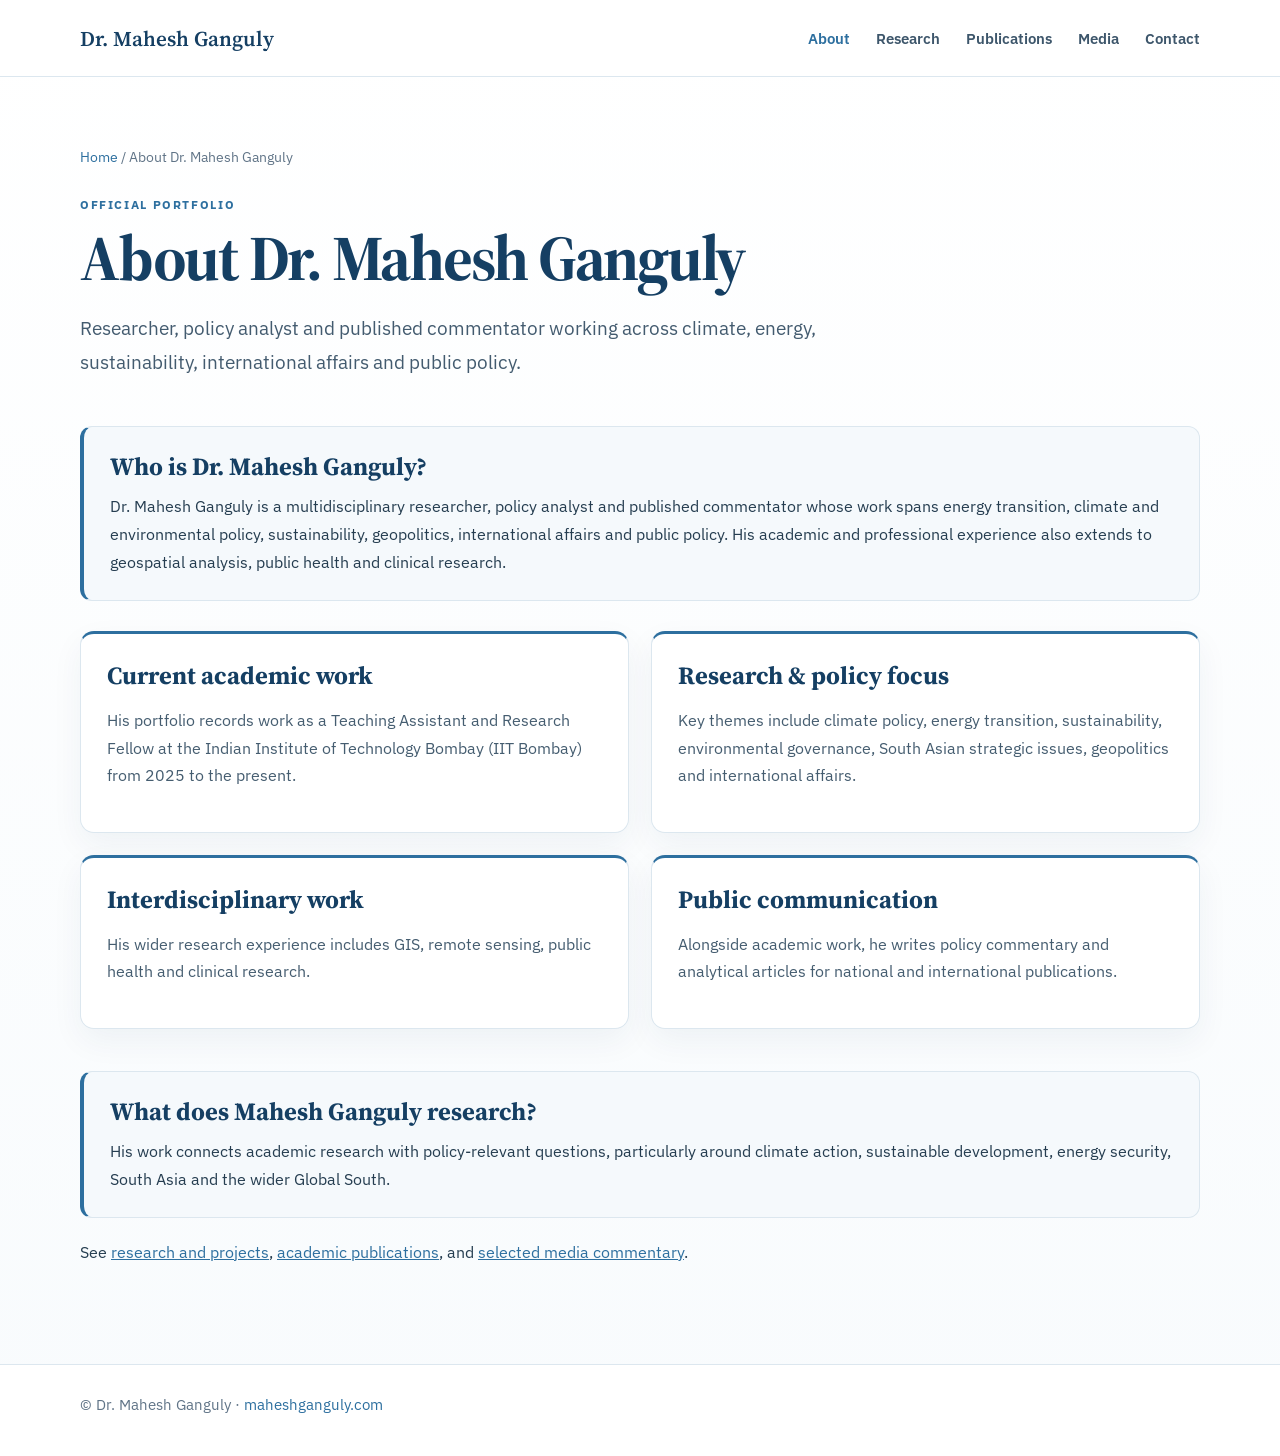
<file: about/index.html>
<!DOCTYPE html>
<html lang="en"><head> <!-- Google tag (gtag.js) -->
<script async="" src="https://www.googletagmanager.com/gtag/js?id=G-1HP4H3KCDE"></script>
<script>
  window.dataLayer = window.dataLayer || [];
  function gtag(){dataLayer.push(arguments);}
  gtag('js', new Date());

  gtag('config', 'G-1HP4H3KCDE');
</script>
<meta charset="utf-8"/><meta content="width=device-width,initial-scale=1" name="viewport"/>



<link href="https://fonts.googleapis.com" rel="preconnect"/><link crossorigin="" href="https://fonts.gstatic.com" rel="preconnect"/><link href="https://fonts.googleapis.com/css2?family=Source+Serif+4:opsz,wght@8..60,400;8..60,500;8..60,600&amp;family=IBM+Plex+Sans:wght@400;500;600;700&amp;display=swap" rel="stylesheet"/><style>
:root{--navy:#153f63;--blue:#2d6f9f;--text:#253d50;--muted:#607487;--line:#dce7ef;--soft:#f5f9fc;--white:#fff}
*{box-sizing:border-box}
html{scroll-behavior:smooth}
body{margin:0;background:linear-gradient(180deg,#fff 0,#f8fbfd 100%);color:var(--text);font-family:"IBM Plex Sans",Arial,sans-serif}
a{color:var(--blue)}
.site-shell{width:min(1120px,calc(100% - 48px));margin:0 auto}
.site-header{position:sticky;top:0;z-index:20;background:rgba(255,255,255,.96);border-bottom:1px solid var(--line);backdrop-filter:blur(12px)}
.nav{min-height:76px;display:flex;align-items:center;justify-content:space-between;gap:30px}
.brand{font-family:"Source Serif 4",Georgia,serif;font-size:1.32rem;font-weight:600;color:var(--navy);text-decoration:none;white-space:nowrap}
.links{display:flex;align-items:center;gap:26px;flex-wrap:wrap}
.links a{font-size:.95rem;font-weight:600;color:#3d566b;text-decoration:none}
.links a:hover,.links a[aria-current="page"]{color:var(--blue)}
main{padding:70px 0 86px}
.breadcrumbs{font-size:.9rem;color:var(--muted);margin-bottom:30px}
.breadcrumbs a{text-decoration:none}
.kicker{display:block;color:var(--blue);font-size:.78rem;font-weight:700;letter-spacing:.13em;text-transform:uppercase;margin-bottom:13px}
h1,h2,h3{font-family:"Source Serif 4",Georgia,serif;color:var(--navy)}
h1{font-size:clamp(2.65rem,5vw,4.8rem);line-height:1.02;letter-spacing:-.035em;margin:0 0 22px;max-width:900px}
.lead{font-size:1.18rem;line-height:1.8;max-width:850px;margin:0 0 46px;color:#435b6f}
.answer{background:var(--soft);border:1px solid var(--line);border-left:4px solid var(--blue);border-radius:12px;padding:24px 26px;margin:24px 0}
.answer h2,.answer h3{font-size:1.55rem;line-height:1.25;margin:0 0 10px}
.answer p{margin:0;line-height:1.75}
.grid{display:grid;grid-template-columns:repeat(2,minmax(0,1fr));gap:22px;margin:30px 0 42px}
.card{background:#fff;border:1px solid var(--line);border-top:3px solid var(--blue);border-radius:14px;padding:26px;box-shadow:0 12px 32px rgba(21,63,99,.055)}
.card h2,.card h3{font-size:1.55rem;line-height:1.25;margin:0 0 12px}
.card p,.card li{line-height:1.72;color:#455d70}
.section-title{font-size:2.15rem;margin:52px 0 20px}
.content-list{padding-left:22px;margin:26px 0}
.content-list li{padding:8px 0;line-height:1.7}
.content-list a{text-decoration-thickness:1px;text-underline-offset:3px}
.page-links{margin-top:36px;line-height:1.8}
footer{border-top:1px solid var(--line);background:#fff;padding:30px 0 42px;color:var(--muted);font-size:.92rem}
footer a{text-decoration:none}
@media(max-width:800px){
 .site-shell{width:min(100% - 32px,1120px)}
 .nav{align-items:flex-start;flex-direction:column;padding:18px 0;gap:13px}
 .links{gap:14px 18px}
 main{padding:45px 0 65px}
 h1{font-size:clamp(2.35rem,11vw,3.5rem)}
 .lead{font-size:1.06rem}
 .grid{grid-template-columns:1fr}
}
</style><link href="/assets/images/favicon.svg" rel="icon" type="image/svg+xml"/><title>About Dr. Mahesh Ganguly | Academic Profile &amp; Experience</title>
<meta content="Learn about Dr. Mahesh Ganguly’s research interests, academic experience and policy analysis across energy transition, climate, sustainability and geopolitics." name="description"/>
<link href="https://maheshganguly.com/about/" rel="canonical"/>
<meta content="index,follow,max-image-preview:large" name="robots"/>
<meta content="website" property="og:type"/>
<meta content="About Dr. Mahesh Ganguly | Academic Profile &amp; Experience" property="og:title"/>
<meta content="Learn about Dr. Mahesh Ganguly’s research interests, academic experience and policy analysis across energy transition, climate, sustainability and geopolitics." property="og:description"/>
<meta content="https://maheshganguly.com/about/" property="og:url"/>
<meta content="summary" name="twitter:card"/>
<meta content="About Dr. Mahesh Ganguly | Academic Profile &amp; Experience" name="twitter:title"/>
<meta content="Learn about Dr. Mahesh Ganguly’s research interests, academic experience and policy analysis across energy transition, climate, sustainability and geopolitics." name="twitter:description"/>
<script type="application/ld+json">
{
  "@context": "https://schema.org",
  "@graph": [
    {
      "@type": "WebSite",
      "@id": "https://maheshganguly.com/#website",
      "url": "https://maheshganguly.com/",
      "name": "Dr. Mahesh Ganguly",
      "inLanguage": "en"
    },
    {
      "@type": "Person",
      "@id": "https://maheshganguly.com/#person",
      "name": "Dr. Mahesh Ganguly",
      "url": "https://maheshganguly.com/",
      "jobTitle": "Researcher and Policy Analyst",
      "sameAs": [
        "https://scholar.google.com/citations?user=EQxEh1MAAAAJ",
        "https://www.linkedin.com/in/dr-mahesh-ganguly-9821b119a/",
        "https://muckrack.com/mahesh-ganguly",
        "https://eastasiaforum.org/author/mahesh-ganguly"
      ],
      "knowsAbout": [
        "Climate policy",
        "Energy transition",
        "Sustainability",
        "Geopolitics",
        "Geospatial analysis"
      ]
    },
    {
      "@type": "WebPage",
      "@id": "https://maheshganguly.com/about/#webpage",
      "url": "https://maheshganguly.com/about/",
      "name": "About Dr. Mahesh Ganguly | Academic Profile & Experience",
      "description": "Learn about Dr. Mahesh Ganguly’s research interests, academic experience and policy analysis across energy transition, climate, sustainability and geopolitics.",
      "inLanguage": "en",
      "isPartOf": {
        "@id": "https://maheshganguly.com/#website"
      },
      "about": {
        "@id": "https://maheshganguly.com/#person"
      }
    },
    {
      "@type": "BreadcrumbList",
      "@id": "https://maheshganguly.com/about/#breadcrumb",
      "itemListElement": [
        {
          "@type": "ListItem",
          "position": 1,
          "name": "Home",
          "item": "https://maheshganguly.com/"
        },
        {
          "@type": "ListItem",
          "position": 2,
          "name": "About",
          "item": "https://maheshganguly.com/about/"
        }
      ]
    },
    {
      "@type": "CollectionPage",
      "@id": "https://maheshganguly.com/about/#collection",
      "url": "https://maheshganguly.com/about/",
      "name": "About",
      "isPartOf": {
        "@id": "https://maheshganguly.com/#website"
      },
      "about": {
        "@id": "https://maheshganguly.com/#person"
      }
    }
  ]
}
</script></head>
<body><header class="site-header"><div class="site-shell nav"><a class="brand" href="/">Dr. Mahesh Ganguly</a><nav aria-label="Primary" class="links"><a aria-current="page" href="/about/">About</a><a href="/research/">Research</a><a href="/publications/">Publications</a><a href="/media/">Media</a><a href="/#contact">Contact</a></nav></div></header>
<main class=""><div class="site-shell"><div class="breadcrumbs"><a href="/">Home</a> / About Dr. Mahesh Ganguly</div><span class="kicker">Official Portfolio</span><h1>About Dr. Mahesh Ganguly</h1><p class="lead">Researcher, policy analyst and published commentator working across climate, energy, sustainability, international affairs and public policy.</p><div class="answer"><h2>Who is Dr. Mahesh Ganguly?</h2><p>Dr. Mahesh Ganguly is a multidisciplinary researcher, policy analyst and published commentator whose work spans energy transition, climate and environmental policy, sustainability, geopolitics, international affairs and public policy. His academic and professional experience also extends to geospatial analysis, public health and clinical research.</p></div>
<div class="grid"><section class="card"><h2>Current academic work</h2><p>His portfolio records work as a Teaching Assistant and Research Fellow at the Indian Institute of Technology Bombay (IIT Bombay) from 2025 to the present.</p></section><section class="card"><h2>Research &amp; policy focus</h2><p>Key themes include climate policy, energy transition, sustainability, environmental governance, South Asian strategic issues, geopolitics and international affairs.</p></section><section class="card"><h2>Interdisciplinary work</h2><p>His wider research experience includes GIS, remote sensing, public health and clinical research.</p></section><section class="card"><h2>Public communication</h2><p>Alongside academic work, he writes policy commentary and analytical articles for national and international publications.</p></section></div>
<div class="answer"><h2>What does Mahesh Ganguly research?</h2><p>His work connects academic research with policy-relevant questions, particularly around climate action, sustainable development, energy security, South Asia and the wider Global South.</p></div><p>See <a href="/research/">research and projects</a>, <a href="/publications/">academic publications</a>, and <a href="/media/">selected media commentary</a>.</p></div></main>
<footer class=""><div class="site-shell">© Dr. Mahesh Ganguly · <a href="/">maheshganguly.com</a></div></footer></body></html>
</file>
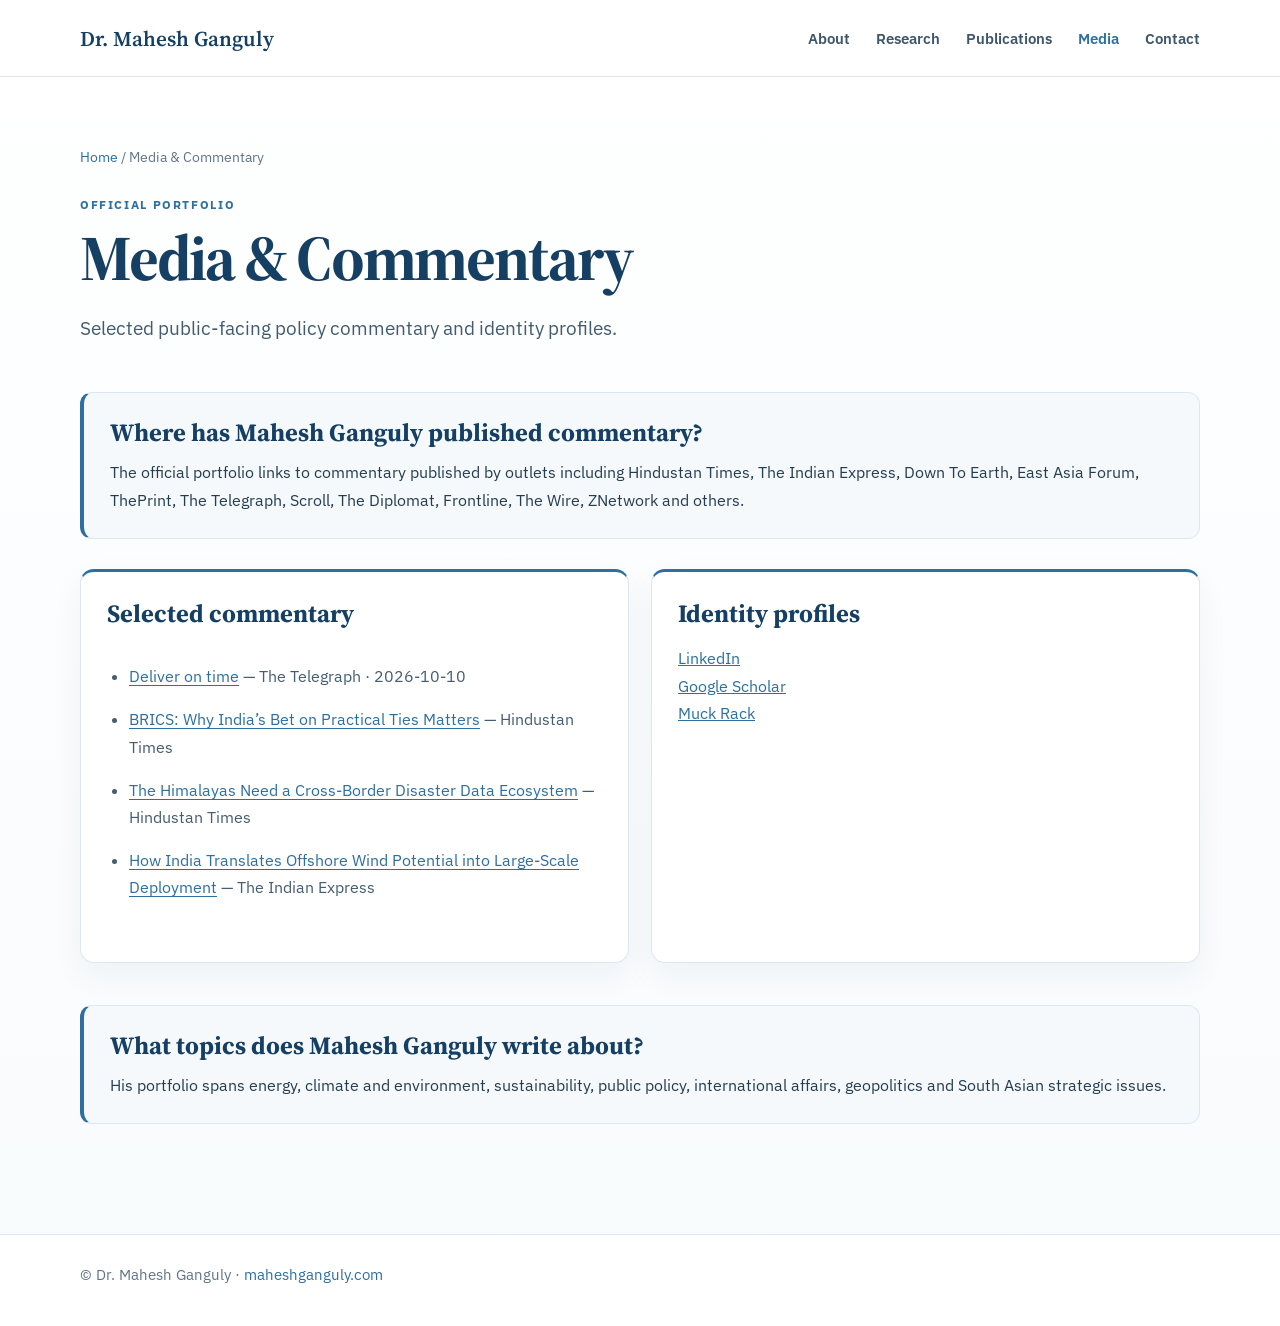
<file: media/index.html>
<!DOCTYPE html>
<html lang="en"><head> <!-- Google tag (gtag.js) -->
<script async="" src="https://www.googletagmanager.com/gtag/js?id=G-1HP4H3KCDE"></script>
<script>
  window.dataLayer = window.dataLayer || [];
  function gtag(){dataLayer.push(arguments);}
  gtag('js', new Date());

  gtag('config', 'G-1HP4H3KCDE');
</script>
<meta charset="utf-8"/><meta content="width=device-width,initial-scale=1" name="viewport"/>



<link href="https://fonts.googleapis.com" rel="preconnect"/><link crossorigin="" href="https://fonts.gstatic.com" rel="preconnect"/><link href="https://fonts.googleapis.com/css2?family=Source+Serif+4:opsz,wght@8..60,400;8..60,500;8..60,600&amp;family=IBM+Plex+Sans:wght@400;500;600;700&amp;display=swap" rel="stylesheet"/><style>
:root{--navy:#153f63;--blue:#2d6f9f;--text:#253d50;--muted:#607487;--line:#dce7ef;--soft:#f5f9fc;--white:#fff}
*{box-sizing:border-box}
html{scroll-behavior:smooth}
body{margin:0;background:linear-gradient(180deg,#fff 0,#f8fbfd 100%);color:var(--text);font-family:"IBM Plex Sans",Arial,sans-serif}
a{color:var(--blue)}
.site-shell{width:min(1120px,calc(100% - 48px));margin:0 auto}
.site-header{position:sticky;top:0;z-index:20;background:rgba(255,255,255,.96);border-bottom:1px solid var(--line);backdrop-filter:blur(12px)}
.nav{min-height:76px;display:flex;align-items:center;justify-content:space-between;gap:30px}
.brand{font-family:"Source Serif 4",Georgia,serif;font-size:1.32rem;font-weight:600;color:var(--navy);text-decoration:none;white-space:nowrap}
.links{display:flex;align-items:center;gap:26px;flex-wrap:wrap}
.links a{font-size:.95rem;font-weight:600;color:#3d566b;text-decoration:none}
.links a:hover,.links a[aria-current="page"]{color:var(--blue)}
main{padding:70px 0 86px}
.breadcrumbs{font-size:.9rem;color:var(--muted);margin-bottom:30px}
.breadcrumbs a{text-decoration:none}
.kicker{display:block;color:var(--blue);font-size:.78rem;font-weight:700;letter-spacing:.13em;text-transform:uppercase;margin-bottom:13px}
h1,h2,h3{font-family:"Source Serif 4",Georgia,serif;color:var(--navy)}
h1{font-size:clamp(2.65rem,5vw,4.8rem);line-height:1.02;letter-spacing:-.035em;margin:0 0 22px;max-width:900px}
.lead{font-size:1.18rem;line-height:1.8;max-width:850px;margin:0 0 46px;color:#435b6f}
.answer{background:var(--soft);border:1px solid var(--line);border-left:4px solid var(--blue);border-radius:12px;padding:24px 26px;margin:24px 0}
.answer h2,.answer h3{font-size:1.55rem;line-height:1.25;margin:0 0 10px}
.answer p{margin:0;line-height:1.75}
.grid{display:grid;grid-template-columns:repeat(2,minmax(0,1fr));gap:22px;margin:30px 0 42px}
.card{background:#fff;border:1px solid var(--line);border-top:3px solid var(--blue);border-radius:14px;padding:26px;box-shadow:0 12px 32px rgba(21,63,99,.055)}
.card h2,.card h3{font-size:1.55rem;line-height:1.25;margin:0 0 12px}
.card p,.card li{line-height:1.72;color:#455d70}
.section-title{font-size:2.15rem;margin:52px 0 20px}
.content-list{padding-left:22px;margin:26px 0}
.content-list li{padding:8px 0;line-height:1.7}
.content-list a{text-decoration-thickness:1px;text-underline-offset:3px}
.page-links{margin-top:36px;line-height:1.8}
footer{border-top:1px solid var(--line);background:#fff;padding:30px 0 42px;color:var(--muted);font-size:.92rem}
footer a{text-decoration:none}
@media(max-width:800px){
 .site-shell{width:min(100% - 32px,1120px)}
 .nav{align-items:flex-start;flex-direction:column;padding:18px 0;gap:13px}
 .links{gap:14px 18px}
 main{padding:45px 0 65px}
 h1{font-size:clamp(2.35rem,11vw,3.5rem)}
 .lead{font-size:1.06rem}
 .grid{grid-template-columns:1fr}
}
</style><link href="/assets/images/favicon.svg" rel="icon" type="image/svg+xml"/><title>Media &amp; Policy Commentary | Dr. Mahesh Ganguly</title>
<meta content="Read media commentary by Dr. Mahesh Ganguly on geopolitics, BRICS, climate policy, energy transition and international affairs, with original publisher links." name="description"/>
<link href="https://maheshganguly.com/media/" rel="canonical"/>
<meta content="index,follow,max-image-preview:large" name="robots"/>
<meta content="website" property="og:type"/>
<meta content="Media &amp; Policy Commentary | Dr. Mahesh Ganguly" property="og:title"/>
<meta content="Read media commentary by Dr. Mahesh Ganguly on geopolitics, BRICS, climate policy, energy transition and international affairs, with original publisher links." property="og:description"/>
<meta content="https://maheshganguly.com/media/" property="og:url"/>
<meta content="summary" name="twitter:card"/>
<meta content="Media &amp; Policy Commentary | Dr. Mahesh Ganguly" name="twitter:title"/>
<meta content="Read media commentary by Dr. Mahesh Ganguly on geopolitics, BRICS, climate policy, energy transition and international affairs, with original publisher links." name="twitter:description"/>
<script type="application/ld+json">
{
  "@context": "https://schema.org",
  "@graph": [
    {
      "@type": "WebSite",
      "@id": "https://maheshganguly.com/#website",
      "url": "https://maheshganguly.com/",
      "name": "Dr. Mahesh Ganguly",
      "inLanguage": "en"
    },
    {
      "@type": "Person",
      "@id": "https://maheshganguly.com/#person",
      "name": "Dr. Mahesh Ganguly",
      "url": "https://maheshganguly.com/",
      "jobTitle": "Researcher and Policy Analyst",
      "sameAs": [
        "https://scholar.google.com/citations?user=EQxEh1MAAAAJ",
        "https://www.linkedin.com/in/dr-mahesh-ganguly-9821b119a/",
        "https://muckrack.com/mahesh-ganguly",
        "https://eastasiaforum.org/author/mahesh-ganguly"
      ],
      "knowsAbout": [
        "Climate policy",
        "Energy transition",
        "Sustainability",
        "Geopolitics",
        "Geospatial analysis"
      ]
    },
    {
      "@type": "WebPage",
      "@id": "https://maheshganguly.com/media/#webpage",
      "url": "https://maheshganguly.com/media/",
      "name": "Media & Policy Commentary | Dr. Mahesh Ganguly",
      "description": "Read media commentary by Dr. Mahesh Ganguly on geopolitics, BRICS, climate policy, energy transition and international affairs, with original publisher links.",
      "inLanguage": "en",
      "isPartOf": {
        "@id": "https://maheshganguly.com/#website"
      },
      "about": {
        "@id": "https://maheshganguly.com/#person"
      }
    },
    {
      "@type": "BreadcrumbList",
      "@id": "https://maheshganguly.com/media/#breadcrumb",
      "itemListElement": [
        {
          "@type": "ListItem",
          "position": 1,
          "name": "Home",
          "item": "https://maheshganguly.com/"
        },
        {
          "@type": "ListItem",
          "position": 2,
          "name": "Media & Commentary",
          "item": "https://maheshganguly.com/media/"
        }
      ]
    },
    {
      "@type": "CollectionPage",
      "@id": "https://maheshganguly.com/media/#collection",
      "url": "https://maheshganguly.com/media/",
      "name": "Media & Commentary",
      "isPartOf": {
        "@id": "https://maheshganguly.com/#website"
      },
      "about": {
        "@id": "https://maheshganguly.com/#person"
      }
    }
  ]
}
</script></head>
<body><header class="site-header"><div class="site-shell nav"><a class="brand" href="/">Dr. Mahesh Ganguly</a><nav aria-label="Primary" class="links"><a href="/about/">About</a><a href="/research/">Research</a><a href="/publications/">Publications</a><a aria-current="page" href="/media/">Media</a><a href="/#contact">Contact</a></nav></div></header>
<main class=""><div class="site-shell"><div class="breadcrumbs"><a href="/">Home</a> / Media &amp; Commentary</div><span class="kicker">Official Portfolio</span><h1>Media &amp; Commentary</h1><p class="lead">Selected public-facing policy commentary and identity profiles.</p><div class="answer"><h2>Where has Mahesh Ganguly published commentary?</h2><p>The official portfolio links to commentary published by outlets including Hindustan Times, The Indian Express, Down To Earth, East Asia Forum, ThePrint, The Telegraph, Scroll, The Diplomat, Frontline, The Wire, ZNetwork and others.</p></div>
<div class="grid"><section class="card"><h2>Selected commentary</h2><ul class="content-list" data-auto-publications="" data-limit="30" data-style="list" data-type="commentary"><li><a href="https://www.hindustantimes.com/ht-insight/international-affairs/brics-why-india-s-bet-on-practical-ties-matters-101790161275037.html">BRICS: Why India’s Bet on Practical Ties Matters</a> — Hindustan Times</li><li><a href="https://www.hindustantimes.com/ht-insight/climate-change/the-himalayas-need-a-cross-border-disaster-data-ecosystems-101788351707454.html">The Himalayas Need a Cross-Border Disaster Data Ecosystem</a> — Hindustan Times</li><li><a href="https://indianexpress.com/article/upsc-current-affairs/upsc-essentials/how-india-translates-offshore-wind-potential-into-large-scale-deployment-10828523/">How India Translates Offshore Wind Potential into Large-Scale Deployment</a> — The Indian Express</li></ul></section><section class="card"><h2>Identity profiles</h2><p><a href="https://www.linkedin.com/in/dr-mahesh-ganguly-9821b119a/">LinkedIn</a><br/><a href="https://scholar.google.com/citations?user=EQxEh1MAAAAJ&amp;hl=en">Google Scholar</a><br/><a href="https://muckrack.com/mahesh-ganguly">Muck Rack</a></p></section></div>
<div class="answer"><h2>What topics does Mahesh Ganguly write about?</h2><p>His portfolio spans energy, climate and environment, sustainability, public policy, international affairs, geopolitics and South Asian strategic issues.</p></div></div></main>
<footer class=""><div class="site-shell">© Dr. Mahesh Ganguly · <a href="/">maheshganguly.com</a></div></footer><script defer="" src="/assets/js/publications-feed.js"></script></body></html>
</file>
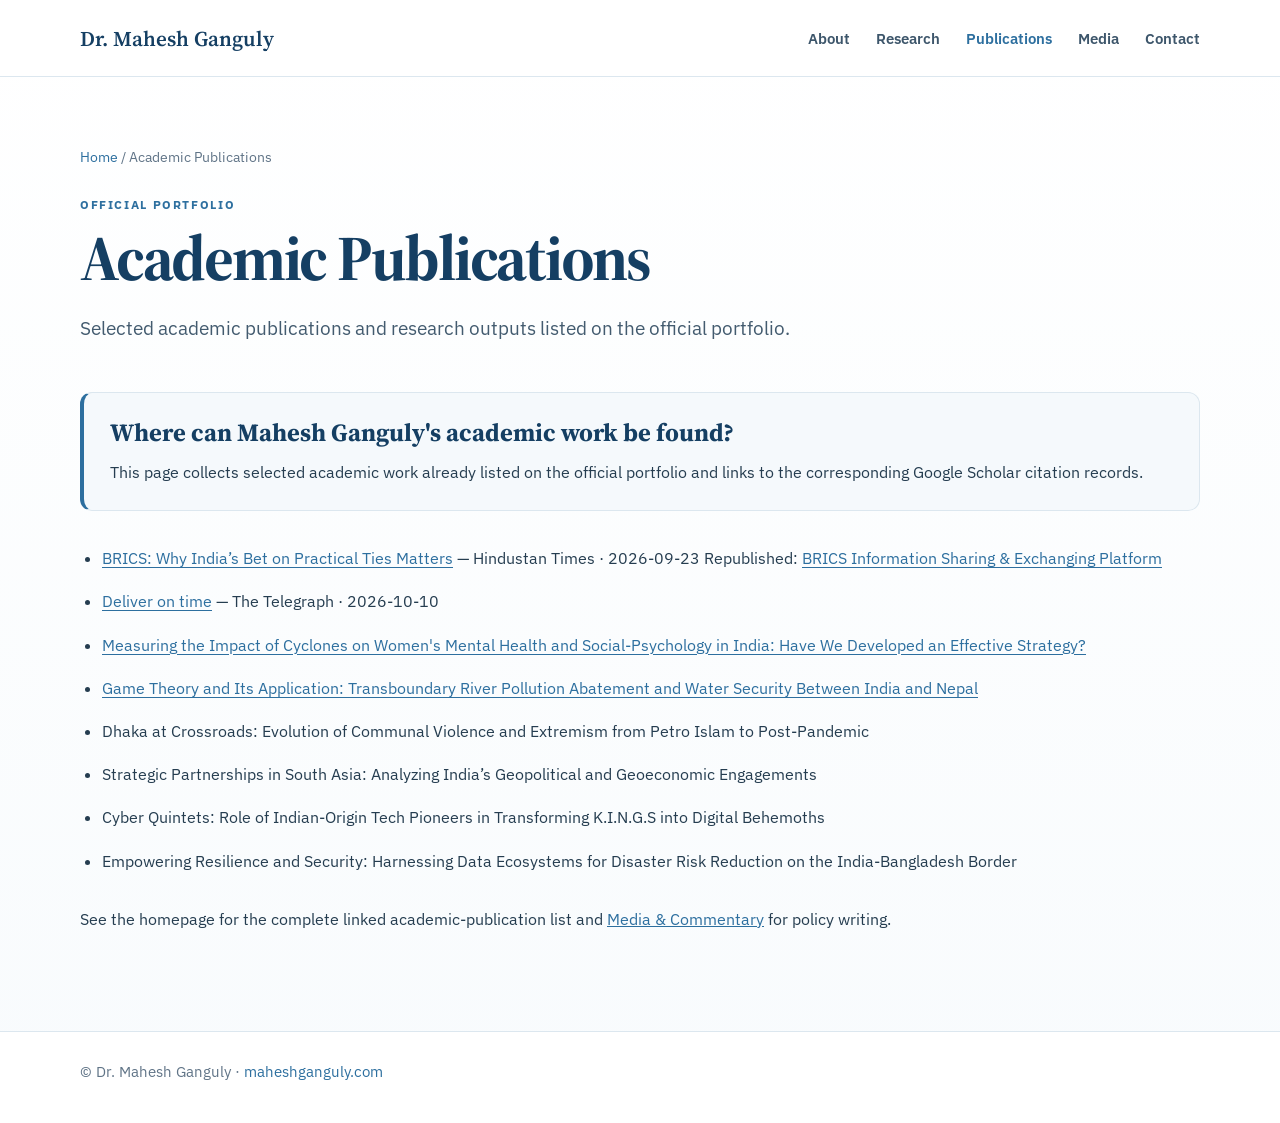
<file: publications/index.html>
<!DOCTYPE html>
<html lang="en"><head> <!-- Google tag (gtag.js) -->
<script async="" src="https://www.googletagmanager.com/gtag/js?id=G-1HP4H3KCDE"></script>
<script>
  window.dataLayer = window.dataLayer || [];
  function gtag(){dataLayer.push(arguments);}
  gtag('js', new Date());

  gtag('config', 'G-1HP4H3KCDE');
</script>
<meta charset="utf-8"/><meta content="width=device-width,initial-scale=1" name="viewport"/>



<link href="https://fonts.googleapis.com" rel="preconnect"/><link crossorigin="" href="https://fonts.gstatic.com" rel="preconnect"/><link href="https://fonts.googleapis.com/css2?family=Source+Serif+4:opsz,wght@8..60,400;8..60,500;8..60,600&amp;family=IBM+Plex+Sans:wght@400;500;600;700&amp;display=swap" rel="stylesheet"/><style>
:root{--navy:#153f63;--blue:#2d6f9f;--text:#253d50;--muted:#607487;--line:#dce7ef;--soft:#f5f9fc;--white:#fff}
*{box-sizing:border-box}
html{scroll-behavior:smooth}
body{margin:0;background:linear-gradient(180deg,#fff 0,#f8fbfd 100%);color:var(--text);font-family:"IBM Plex Sans",Arial,sans-serif}
a{color:var(--blue)}
.site-shell{width:min(1120px,calc(100% - 48px));margin:0 auto}
.site-header{position:sticky;top:0;z-index:20;background:rgba(255,255,255,.96);border-bottom:1px solid var(--line);backdrop-filter:blur(12px)}
.nav{min-height:76px;display:flex;align-items:center;justify-content:space-between;gap:30px}
.brand{font-family:"Source Serif 4",Georgia,serif;font-size:1.32rem;font-weight:600;color:var(--navy);text-decoration:none;white-space:nowrap}
.links{display:flex;align-items:center;gap:26px;flex-wrap:wrap}
.links a{font-size:.95rem;font-weight:600;color:#3d566b;text-decoration:none}
.links a:hover,.links a[aria-current="page"]{color:var(--blue)}
main{padding:70px 0 86px}
.breadcrumbs{font-size:.9rem;color:var(--muted);margin-bottom:30px}
.breadcrumbs a{text-decoration:none}
.kicker{display:block;color:var(--blue);font-size:.78rem;font-weight:700;letter-spacing:.13em;text-transform:uppercase;margin-bottom:13px}
h1,h2,h3{font-family:"Source Serif 4",Georgia,serif;color:var(--navy)}
h1{font-size:clamp(2.65rem,5vw,4.8rem);line-height:1.02;letter-spacing:-.035em;margin:0 0 22px;max-width:900px}
.lead{font-size:1.18rem;line-height:1.8;max-width:850px;margin:0 0 46px;color:#435b6f}
.answer{background:var(--soft);border:1px solid var(--line);border-left:4px solid var(--blue);border-radius:12px;padding:24px 26px;margin:24px 0}
.answer h2,.answer h3{font-size:1.55rem;line-height:1.25;margin:0 0 10px}
.answer p{margin:0;line-height:1.75}
.grid{display:grid;grid-template-columns:repeat(2,minmax(0,1fr));gap:22px;margin:30px 0 42px}
.card{background:#fff;border:1px solid var(--line);border-top:3px solid var(--blue);border-radius:14px;padding:26px;box-shadow:0 12px 32px rgba(21,63,99,.055)}
.card h2,.card h3{font-size:1.55rem;line-height:1.25;margin:0 0 12px}
.card p,.card li{line-height:1.72;color:#455d70}
.section-title{font-size:2.15rem;margin:52px 0 20px}
.content-list{padding-left:22px;margin:26px 0}
.content-list li{padding:8px 0;line-height:1.7}
.content-list a{text-decoration-thickness:1px;text-underline-offset:3px}
.page-links{margin-top:36px;line-height:1.8}
footer{border-top:1px solid var(--line);background:#fff;padding:30px 0 42px;color:var(--muted);font-size:.92rem}
footer a{text-decoration:none}
@media(max-width:800px){
 .site-shell{width:min(100% - 32px,1120px)}
 .nav{align-items:flex-start;flex-direction:column;padding:18px 0;gap:13px}
 .links{gap:14px 18px}
 main{padding:45px 0 65px}
 h1{font-size:clamp(2.35rem,11vw,3.5rem)}
 .lead{font-size:1.06rem}
 .grid{grid-template-columns:1fr}
}
</style><link href="/assets/images/favicon.svg" rel="icon" type="image/svg+xml"/><title>Publications &amp; Research Writing | Dr. Mahesh Ganguly</title>
<meta content="Browse Dr. Mahesh Ganguly’s selected publications and research writing, with links to original sources, publication details and verified author profiles." name="description"/>
<link href="https://maheshganguly.com/publications/" rel="canonical"/>
<meta content="index,follow,max-image-preview:large" name="robots"/>
<meta content="website" property="og:type"/>
<meta content="Publications &amp; Research Writing | Dr. Mahesh Ganguly" property="og:title"/>
<meta content="Browse Dr. Mahesh Ganguly’s selected publications and research writing, with links to original sources, publication details and verified author profiles." property="og:description"/>
<meta content="https://maheshganguly.com/publications/" property="og:url"/>
<meta content="summary" name="twitter:card"/>
<meta content="Publications &amp; Research Writing | Dr. Mahesh Ganguly" name="twitter:title"/>
<meta content="Browse Dr. Mahesh Ganguly’s selected publications and research writing, with links to original sources, publication details and verified author profiles." name="twitter:description"/>
<script type="application/ld+json">
{
  "@context": "https://schema.org",
  "@graph": [
    {
      "@type": "WebSite",
      "@id": "https://maheshganguly.com/#website",
      "url": "https://maheshganguly.com/",
      "name": "Dr. Mahesh Ganguly",
      "inLanguage": "en"
    },
    {
      "@type": "Person",
      "@id": "https://maheshganguly.com/#person",
      "name": "Dr. Mahesh Ganguly",
      "url": "https://maheshganguly.com/",
      "jobTitle": "Researcher and Policy Analyst",
      "sameAs": [
        "https://scholar.google.com/citations?user=EQxEh1MAAAAJ",
        "https://www.linkedin.com/in/dr-mahesh-ganguly-9821b119a/",
        "https://muckrack.com/mahesh-ganguly",
        "https://eastasiaforum.org/author/mahesh-ganguly"
      ],
      "knowsAbout": [
        "Climate policy",
        "Energy transition",
        "Sustainability",
        "Geopolitics",
        "Geospatial analysis"
      ]
    },
    {
      "@type": "WebPage",
      "@id": "https://maheshganguly.com/publications/#webpage",
      "url": "https://maheshganguly.com/publications/",
      "name": "Publications & Research Writing | Dr. Mahesh Ganguly",
      "description": "Browse Dr. Mahesh Ganguly’s selected publications and research writing, with links to original sources, publication details and verified author profiles.",
      "inLanguage": "en",
      "isPartOf": {
        "@id": "https://maheshganguly.com/#website"
      },
      "about": {
        "@id": "https://maheshganguly.com/#person"
      }
    },
    {
      "@type": "BreadcrumbList",
      "@id": "https://maheshganguly.com/publications/#breadcrumb",
      "itemListElement": [
        {
          "@type": "ListItem",
          "position": 1,
          "name": "Home",
          "item": "https://maheshganguly.com/"
        },
        {
          "@type": "ListItem",
          "position": 2,
          "name": "Publications",
          "item": "https://maheshganguly.com/publications/"
        }
      ]
    },
    {
      "@type": "CollectionPage",
      "@id": "https://maheshganguly.com/publications/#collection",
      "url": "https://maheshganguly.com/publications/",
      "name": "Publications",
      "isPartOf": {
        "@id": "https://maheshganguly.com/#website"
      },
      "about": {
        "@id": "https://maheshganguly.com/#person"
      }
    }
  ]
}
</script></head>
<body><header class="site-header"><div class="site-shell nav"><a class="brand" href="/">Dr. Mahesh Ganguly</a><nav aria-label="Primary" class="links"><a href="/about/">About</a><a href="/research/">Research</a><a aria-current="page" href="/publications/">Publications</a><a href="/media/">Media</a><a href="/#contact">Contact</a></nav></div></header>
<main class=""><div class="site-shell"><div class="breadcrumbs"><a href="/">Home</a> / Academic Publications</div><span class="kicker">Official Portfolio</span><h1>Academic Publications</h1><p class="lead">Selected academic publications and research outputs listed on the official portfolio.</p><div class="answer"><h2>Where can Mahesh Ganguly's academic work be found?</h2><p>This page collects selected academic work already listed on the official portfolio and links to the corresponding Google Scholar citation records.</p></div>
<ul class="content-list" data-auto-publications="" data-limit="30" data-style="list"><li><a href="https://scholar.google.com/citations?view_op=view_citation&amp;hl=en&amp;user=EQxEh1MAAAAJ&amp;citation_for_view=EQxEh1MAAAAJ:u-x6o8ySG0sC">Measuring the Impact of Cyclones on Women's Mental Health and Social-Psychology in India: Have We Developed an Effective Strategy?</a></li><li><a href="https://scholar.google.com/citations?view_op=view_citation&amp;hl=en&amp;user=EQxEh1MAAAAJ:UeHWp8X0CEIC">Game Theory and Its Application: Transboundary River Pollution Abatement and Water Security Between India and Nepal</a></li><li>Dhaka at Crossroads: Evolution of Communal Violence and Extremism from Petro Islam to Post-Pandemic</li><li>Strategic Partnerships in South Asia: Analyzing India’s Geopolitical and Geoeconomic Engagements</li><li>Cyber Quintets: Role of Indian-Origin Tech Pioneers in Transforming K.I.N.G.S into Digital Behemoths</li><li>Empowering Resilience and Security: Harnessing Data Ecosystems for Disaster Risk Reduction on the India-Bangladesh Border</li></ul><p>See the homepage for the complete linked academic-publication list and <a href="/media/">Media &amp; Commentary</a> for policy writing.</p></div></main>
<footer class=""><div class="site-shell">© Dr. Mahesh Ganguly · <a href="/">maheshganguly.com</a></div></footer><script defer="" src="/assets/js/publications-feed.js"></script></body></html>
</file>
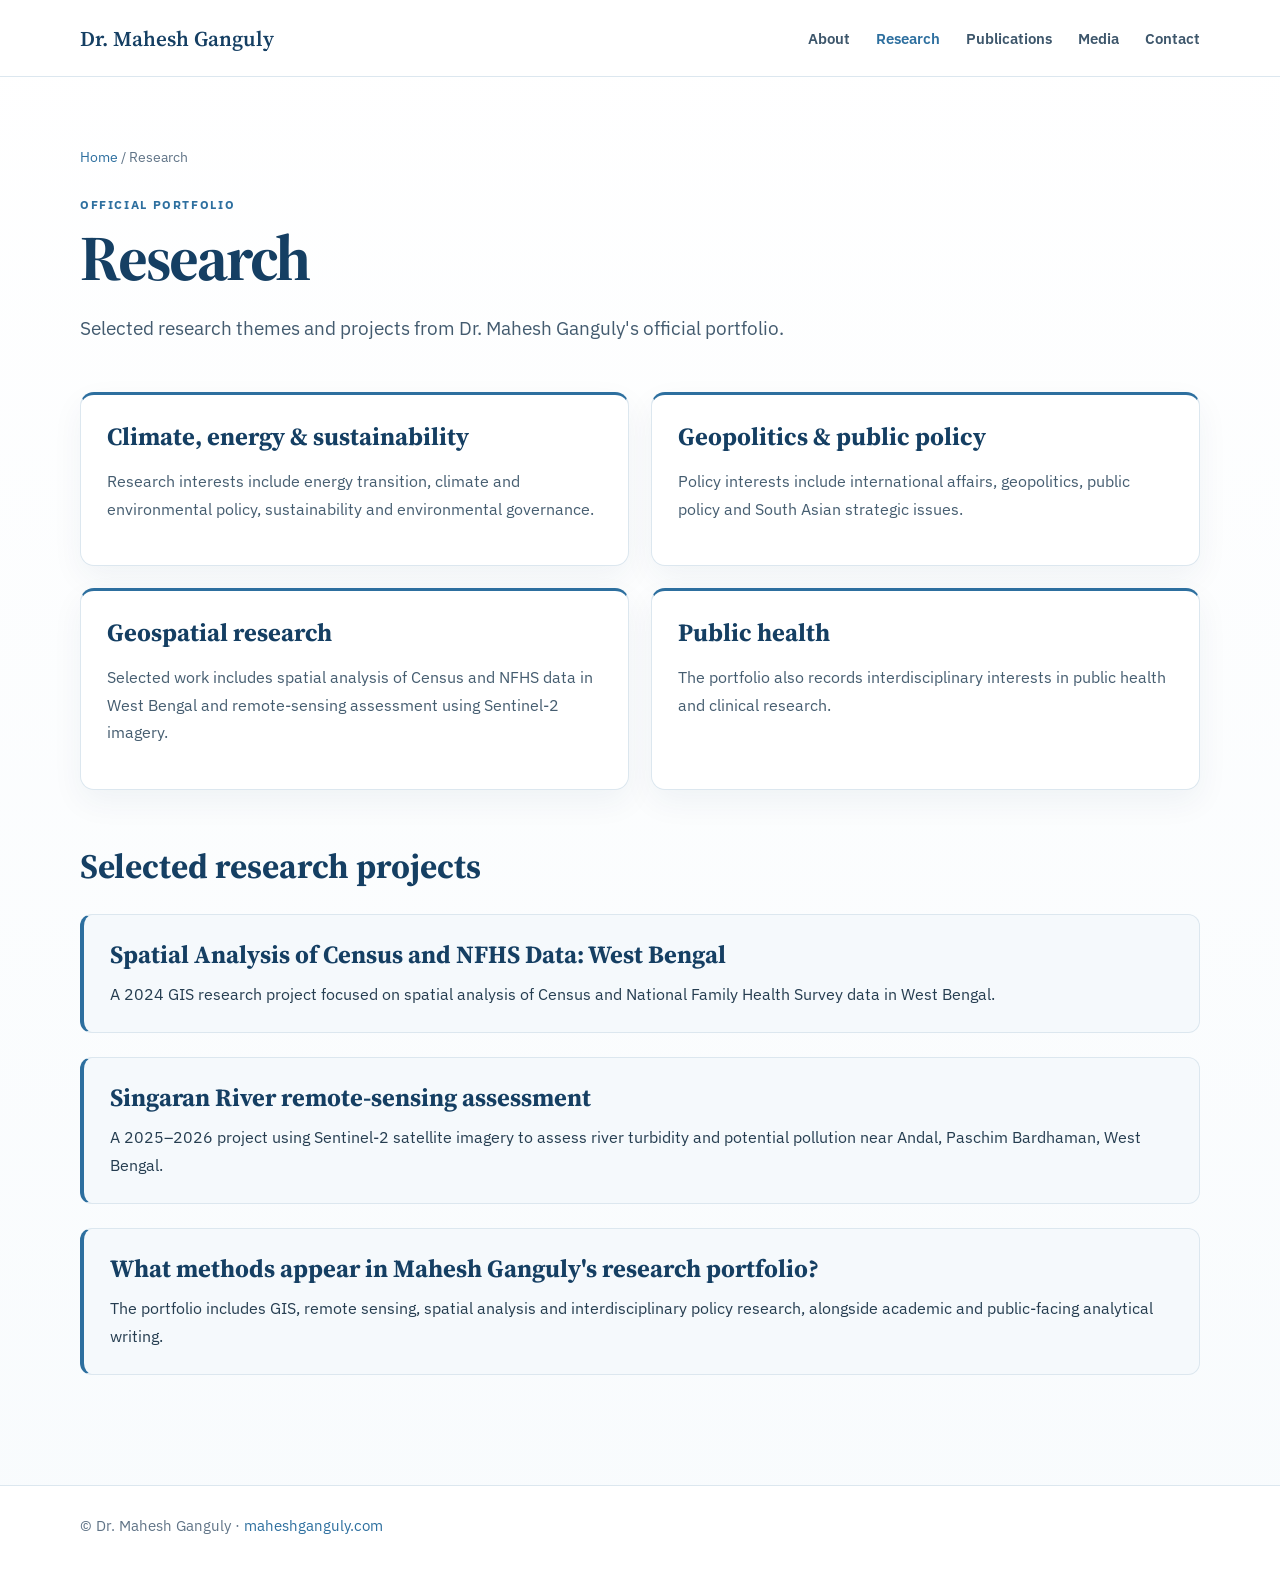
<file: research/index.html>
<!DOCTYPE html>
<html lang="en"><head> <!-- Google tag (gtag.js) -->
<script async="" src="https://www.googletagmanager.com/gtag/js?id=G-1HP4H3KCDE"></script>
<script>
  window.dataLayer = window.dataLayer || [];
  function gtag(){dataLayer.push(arguments);}
  gtag('js', new Date());

  gtag('config', 'G-1HP4H3KCDE');
</script>
<meta charset="utf-8"/><meta content="width=device-width,initial-scale=1" name="viewport"/>



<link href="https://fonts.googleapis.com" rel="preconnect"/><link crossorigin="" href="https://fonts.gstatic.com" rel="preconnect"/><link href="https://fonts.googleapis.com/css2?family=Source+Serif+4:opsz,wght@8..60,400;8..60,500;8..60,600&amp;family=IBM+Plex+Sans:wght@400;500;600;700&amp;display=swap" rel="stylesheet"/><style>
:root{--navy:#153f63;--blue:#2d6f9f;--text:#253d50;--muted:#607487;--line:#dce7ef;--soft:#f5f9fc;--white:#fff}
*{box-sizing:border-box}
html{scroll-behavior:smooth}
body{margin:0;background:linear-gradient(180deg,#fff 0,#f8fbfd 100%);color:var(--text);font-family:"IBM Plex Sans",Arial,sans-serif}
a{color:var(--blue)}
.site-shell{width:min(1120px,calc(100% - 48px));margin:0 auto}
.site-header{position:sticky;top:0;z-index:20;background:rgba(255,255,255,.96);border-bottom:1px solid var(--line);backdrop-filter:blur(12px)}
.nav{min-height:76px;display:flex;align-items:center;justify-content:space-between;gap:30px}
.brand{font-family:"Source Serif 4",Georgia,serif;font-size:1.32rem;font-weight:600;color:var(--navy);text-decoration:none;white-space:nowrap}
.links{display:flex;align-items:center;gap:26px;flex-wrap:wrap}
.links a{font-size:.95rem;font-weight:600;color:#3d566b;text-decoration:none}
.links a:hover,.links a[aria-current="page"]{color:var(--blue)}
main{padding:70px 0 86px}
.breadcrumbs{font-size:.9rem;color:var(--muted);margin-bottom:30px}
.breadcrumbs a{text-decoration:none}
.kicker{display:block;color:var(--blue);font-size:.78rem;font-weight:700;letter-spacing:.13em;text-transform:uppercase;margin-bottom:13px}
h1,h2,h3{font-family:"Source Serif 4",Georgia,serif;color:var(--navy)}
h1{font-size:clamp(2.65rem,5vw,4.8rem);line-height:1.02;letter-spacing:-.035em;margin:0 0 22px;max-width:900px}
.lead{font-size:1.18rem;line-height:1.8;max-width:850px;margin:0 0 46px;color:#435b6f}
.answer{background:var(--soft);border:1px solid var(--line);border-left:4px solid var(--blue);border-radius:12px;padding:24px 26px;margin:24px 0}
.answer h2,.answer h3{font-size:1.55rem;line-height:1.25;margin:0 0 10px}
.answer p{margin:0;line-height:1.75}
.grid{display:grid;grid-template-columns:repeat(2,minmax(0,1fr));gap:22px;margin:30px 0 42px}
.card{background:#fff;border:1px solid var(--line);border-top:3px solid var(--blue);border-radius:14px;padding:26px;box-shadow:0 12px 32px rgba(21,63,99,.055)}
.card h2,.card h3{font-size:1.55rem;line-height:1.25;margin:0 0 12px}
.card p,.card li{line-height:1.72;color:#455d70}
.section-title{font-size:2.15rem;margin:52px 0 20px}
.content-list{padding-left:22px;margin:26px 0}
.content-list li{padding:8px 0;line-height:1.7}
.content-list a{text-decoration-thickness:1px;text-underline-offset:3px}
.page-links{margin-top:36px;line-height:1.8}
footer{border-top:1px solid var(--line);background:#fff;padding:30px 0 42px;color:var(--muted);font-size:.92rem}
footer a{text-decoration:none}
@media(max-width:800px){
 .site-shell{width:min(100% - 32px,1120px)}
 .nav{align-items:flex-start;flex-direction:column;padding:18px 0;gap:13px}
 .links{gap:14px 18px}
 main{padding:45px 0 65px}
 h1{font-size:clamp(2.35rem,11vw,3.5rem)}
 .lead{font-size:1.06rem}
 .grid{grid-template-columns:1fr}
}
</style><link href="/assets/images/favicon.svg" rel="icon" type="image/svg+xml"/><title>Research | Climate, Energy &amp; Geospatial Studies | Dr. Mahesh Ganguly</title>
<meta content="Explore Dr. Mahesh Ganguly’s research themes, including climate policy, energy transition, geospatial analysis, environmental sustainability and regional policy." name="description"/>
<link href="https://maheshganguly.com/research/" rel="canonical"/>
<meta content="index,follow,max-image-preview:large" name="robots"/>
<meta content="website" property="og:type"/>
<meta content="Research | Climate, Energy &amp; Geospatial Studies | Dr. Mahesh Ganguly" property="og:title"/>
<meta content="Explore Dr. Mahesh Ganguly’s research themes, including climate policy, energy transition, geospatial analysis, environmental sustainability and regional policy." property="og:description"/>
<meta content="https://maheshganguly.com/research/" property="og:url"/>
<meta content="summary" name="twitter:card"/>
<meta content="Research | Climate, Energy &amp; Geospatial Studies | Dr. Mahesh Ganguly" name="twitter:title"/>
<meta content="Explore Dr. Mahesh Ganguly’s research themes, including climate policy, energy transition, geospatial analysis, environmental sustainability and regional policy." name="twitter:description"/>
<script type="application/ld+json">
{
  "@context": "https://schema.org",
  "@graph": [
    {
      "@type": "WebSite",
      "@id": "https://maheshganguly.com/#website",
      "url": "https://maheshganguly.com/",
      "name": "Dr. Mahesh Ganguly",
      "inLanguage": "en"
    },
    {
      "@type": "Person",
      "@id": "https://maheshganguly.com/#person",
      "name": "Dr. Mahesh Ganguly",
      "url": "https://maheshganguly.com/",
      "jobTitle": "Researcher and Policy Analyst",
      "sameAs": [
        "https://scholar.google.com/citations?user=EQxEh1MAAAAJ",
        "https://www.linkedin.com/in/dr-mahesh-ganguly-9821b119a/",
        "https://muckrack.com/mahesh-ganguly",
        "https://eastasiaforum.org/author/mahesh-ganguly"
      ],
      "knowsAbout": [
        "Climate policy",
        "Energy transition",
        "Sustainability",
        "Geopolitics",
        "Geospatial analysis"
      ]
    },
    {
      "@type": "WebPage",
      "@id": "https://maheshganguly.com/research/#webpage",
      "url": "https://maheshganguly.com/research/",
      "name": "Research | Climate, Energy & Geospatial Studies | Dr. Mahesh Ganguly",
      "description": "Explore Dr. Mahesh Ganguly’s research themes, including climate policy, energy transition, geospatial analysis, environmental sustainability and regional policy.",
      "inLanguage": "en",
      "isPartOf": {
        "@id": "https://maheshganguly.com/#website"
      },
      "about": {
        "@id": "https://maheshganguly.com/#person"
      }
    },
    {
      "@type": "BreadcrumbList",
      "@id": "https://maheshganguly.com/research/#breadcrumb",
      "itemListElement": [
        {
          "@type": "ListItem",
          "position": 1,
          "name": "Home",
          "item": "https://maheshganguly.com/"
        },
        {
          "@type": "ListItem",
          "position": 2,
          "name": "Research",
          "item": "https://maheshganguly.com/research/"
        }
      ]
    },
    {
      "@type": "CollectionPage",
      "@id": "https://maheshganguly.com/research/#collection",
      "url": "https://maheshganguly.com/research/",
      "name": "Research",
      "isPartOf": {
        "@id": "https://maheshganguly.com/#website"
      },
      "about": {
        "@id": "https://maheshganguly.com/#person"
      }
    }
  ]
}
</script></head>
<body><header class="site-header"><div class="site-shell nav"><a class="brand" href="/">Dr. Mahesh Ganguly</a><nav aria-label="Primary" class="links"><a href="/about/">About</a><a aria-current="page" href="/research/">Research</a><a href="/publications/">Publications</a><a href="/media/">Media</a><a href="/#contact">Contact</a></nav></div></header>
<main class=""><div class="site-shell"><div class="breadcrumbs"><a href="/">Home</a> / Research</div><span class="kicker">Official Portfolio</span><h1>Research</h1><p class="lead">Selected research themes and projects from Dr. Mahesh Ganguly's official portfolio.</p><div class="grid"><section class="card"><h2>Climate, energy &amp; sustainability</h2><p>Research interests include energy transition, climate and environmental policy, sustainability and environmental governance.</p></section><section class="card"><h2>Geopolitics &amp; public policy</h2><p>Policy interests include international affairs, geopolitics, public policy and South Asian strategic issues.</p></section><section class="card"><h2>Geospatial research</h2><p>Selected work includes spatial analysis of Census and NFHS data in West Bengal and remote-sensing assessment using Sentinel-2 imagery.</p></section><section class="card"><h2>Public health</h2><p>The portfolio also records interdisciplinary interests in public health and clinical research.</p></section></div>
<h2 class="section-title">Selected research projects</h2><div class="answer"><h3>Spatial Analysis of Census and NFHS Data: West Bengal</h3><p>A 2024 GIS research project focused on spatial analysis of Census and National Family Health Survey data in West Bengal.</p></div><div class="answer"><h3>Singaran River remote-sensing assessment</h3><p>A 2025–2026 project using Sentinel-2 satellite imagery to assess river turbidity and potential pollution near Andal, Paschim Bardhaman, West Bengal.</p></div>
<div class="answer"><h2>What methods appear in Mahesh Ganguly's research portfolio?</h2><p>The portfolio includes GIS, remote sensing, spatial analysis and interdisciplinary policy research, alongside academic and public-facing analytical writing.</p></div></div></main>
<footer class=""><div class="site-shell">© Dr. Mahesh Ganguly · <a href="/">maheshganguly.com</a></div></footer></body></html>
</file>
<file: assets/css/styles.css>
/* ============================================================
   DR. MAHESH GANGULY
   FINAL CLEAN PORTFOLIO
   DARK CINEMATIC HERO / PORTRAIT EXTREME RIGHT
   ============================================================ */


/* ============================================================
   01. VARIABLES
   ============================================================ */

:root {
  --navy: #183f63;
  --blue: #245f91;
  --blue-dark: #163f63;

  --cream: #f5efe4;
  --paper: #fbf7ef;
  --paper-white: #fffdf8;

  --ink: #1f2933;
  --muted: #68727d;

  --line: #ddd2c2;

  --gold: #b58b59;
  --gold-light: #d6b37f;
  --gold-dark: #92683a;

  --hero-dark: #211b16;

  --serif: "Source Serif 4", Georgia, serif;
  --sans: "IBM Plex Sans", Arial, sans-serif;

  --content-width: 1180px;
}


/* ============================================================
   02. RESET
   ============================================================ */

*,
*::before,
*::after {
  box-sizing: border-box;
}

html {
  scroll-behavior: smooth;
  scroll-padding-top: 88px;
}

body {
  margin: 0;

  background: var(--cream);
  color: var(--ink);

  font-family: var(--sans);
  line-height: 1.7;

  -webkit-font-smoothing: antialiased;
  text-rendering: optimizeLegibility;
}

img {
  display: block;
}

a {
  color: inherit;
}

button,
input,
textarea,
select {
  font: inherit;
}

::selection {
  background: var(--gold);
  color: #fff;
}

.wrap {
  width: 100%;
  overflow: clip;
}


/* ============================================================
   03. ACCESSIBILITY
   ============================================================ */

.skip-link {
  position: fixed;
  z-index: 9999;

  top: 12px;
  left: 12px;

  padding: 10px 15px;

  background: #fff;
  color: #111;

  transform: translateY(-160%);

  transition: transform 160ms ease;
}

.skip-link:focus {
  transform: translateY(0);
}

:focus-visible {
  outline: 3px solid rgba(181, 139, 89, 0.55);
  outline-offset: 4px;
}


/* ============================================================
   04–09. PROFESSIONAL ACADEMIC HERO
   CLASSROOM BACKGROUND / CLEAN OVERLAY / PORTRAIT RIGHT
   ============================================================ */

.hero {
  position: relative;
  isolation: isolate;

  width: 100%;
  min-height: 760px;

  overflow: hidden;

  color: #ffffff;

  background:
    linear-gradient(90deg,
      rgba(16, 30, 43, 0.94) 0%,
      rgba(20, 36, 50, 0.88) 30%,
      rgba(24, 42, 56, 0.70) 52%,
      rgba(24, 39, 51, 0.30) 72%,
      rgba(18, 29, 38, 0.08) 100%),
    url("../images/images.jpeg") center center / cover no-repeat;
}


/* ------------------------------------------------------------
   CLEAN OVERLAY
   No circles / no dramatic brown effect
   ------------------------------------------------------------ */

.hero::before {
  content: "";

  position: absolute;
  z-index: 0;

  inset: 0;

  background:
    linear-gradient(180deg,
      rgba(8, 20, 30, 0.08) 0%,
      rgba(8, 20, 30, 0.02) 55%,
      rgba(8, 20, 30, 0.14) 100%);

  pointer-events: none;
}


/* remove decorative circle completely */

.hero::after {
  content: none;

  display: none;
}


/* ============================================================
   HERO INNER
   ============================================================ */

.hero-inner {
  position: relative;
  z-index: 2;

  width: 100%;
  min-height: 760px;

  margin: 0;
}


/* ============================================================
   LEFT CONTENT
   ============================================================ */

.hero-copy {
  position: relative;
  z-index: 20;

  display: flex;
  flex-direction: column;
  justify-content: center;

  width: 58%;
  max-width: 980px;

  min-height: 760px;

  margin: 0;

  padding:
    80px 40px 75px max(7vw, calc((100vw - 1180px) / 2));
}


/* ============================================================
   EYEBROW
   ============================================================ */

.eyebrow {
  margin: 0 0 22px;

  color: #d9c7a7;

  font-family:
    "IBM Plex Sans",
    Arial,
    sans-serif;

  font-size: 0.72rem;
  font-weight: 700;
  line-height: 1.4;

  letter-spacing: 0.2em;
  text-transform: uppercase;

  text-shadow: none;
}


/* ============================================================
   NAME — ONE LINE
   ============================================================ */

.hero h1 {
  width: max-content;
  max-width: none;

  margin: 0;

  color: #ffffff;

  font-family:
    "Source Serif 4",
    Georgia,
    serif;

  font-size:
    clamp(3.6rem, 5.1vw, 5.8rem);

  font-weight: 400;
  line-height: 1;

  letter-spacing: -0.045em;

  white-space: nowrap;

  text-shadow:
    0 2px 12px rgba(0, 0, 0, 0.16);
}


/* ============================================================
   ROLE
   ============================================================ */

.hero-role {
  max-width: 760px;

  margin: 28px 0 0;

  color: rgba(255, 255, 255, 0.94);

  font-family:
    "IBM Plex Sans",
    Arial,
    sans-serif;

  font-size:
    clamp(0.94rem, 1.05vw, 1.08rem);

  font-weight: 600;
  line-height: 1.6;

  text-shadow: none;
}


/* ============================================================
   DIVIDER
   ============================================================ */

.hero-rule {
  width: 100px;
  height: 2px;

  margin: 28px 0;

  background: #c7a66f;
}


/* ============================================================
   INTRO
   ============================================================ */

.hero-intro {
  max-width: 700px;

  margin: 0;

  color: rgba(255, 255, 255, 0.78);

  font-family:
    "IBM Plex Sans",
    Arial,
    sans-serif;

  font-size:
    clamp(0.88rem, 0.94vw, 0.96rem);

  font-weight: 400;
  line-height: 1.75;

  text-shadow: none;
}


/* ============================================================
   FOCUS TAGS
   ============================================================ */

.hero-meta {
  display: flex;
  flex-wrap: wrap;

  gap: 8px;

  margin-top: 24px;
}


.hero-meta span {
  display: inline-flex;
  align-items: center;

  padding: 7px 12px;

  border:
    1px solid rgba(255, 255, 255, 0.28);

  border-radius: 3px;

  background:
    rgba(16, 29, 40, 0.28);

  color:
    rgba(255, 255, 255, 0.88);

  font-size: 0.67rem;
  font-weight: 600;
  line-height: 1;

  -webkit-backdrop-filter: blur(5px);
  backdrop-filter: blur(5px);
}


/* ============================================================
   HERO LINKS
   ============================================================ */

.hero-links {
  display: flex;
  flex-wrap: wrap;
  align-items: center;

  gap: 12px;

  margin-top: 27px;
}


/* common button */

.hero-btn {
  display: inline-flex;
  align-items: center;
  justify-content: space-between;

  gap: 24px;

  min-width: 180px;
  min-height: 47px;

  padding: 0 18px;

  border-radius: 3px;

  font-size: 0.75rem;
  font-weight: 700;

  text-decoration: none;

  transition:
    transform 180ms ease,
    background-color 180ms ease,
    border-color 180ms ease;
}


/* professional blue primary */

.hero-btn-primary {
  border:
    1px solid #2d668e;

  background: #245b82;

  color: #ffffff;

  box-shadow:
    0 7px 18px rgba(0, 0, 0, 0.12);
}


.hero-btn-primary:hover {
  background: #2b698f;

  transform: translateY(-2px);
}


/* secondary */

.hero-btn-secondary {
  border:
    1px solid rgba(255, 255, 255, 0.52);

  background:
    rgba(13, 27, 38, 0.22);

  color: #ffffff;

  box-shadow: none;
}


.hero-btn-secondary:hover {
  border-color:
    rgba(255, 255, 255, 0.82);

  background:
    rgba(255, 255, 255, 0.08);

  transform: translateY(-2px);
}


/* LinkedIn */

.hero-linkedin {
  padding: 8px 3px;

  border-bottom:
    1px solid rgba(216, 199, 167, 0.55);

  color: #d9c7a7;

  font-size: 0.75rem;
  font-weight: 700;

  text-decoration: none;

  transition:
    color 180ms ease,
    border-color 180ms ease;
}


.hero-linkedin:hover {
  color: #ffffff;

  border-bottom-color: #ffffff;
}


/* ============================================================
   PORTRAIT
   EXTREME RIGHT
   ============================================================ */

.hero-portrait {
  position: absolute;
  z-index: 10;

  top: 0;
  right: 0;
  bottom: 0;
  left: auto;

  width: 46%;
  height: 100%;

  min-height: 760px;

  margin: 0;
  padding: 0;

  overflow: visible;

  pointer-events: none;
}


/* subtle separation between copy and portrait */

.hero-portrait::before {
  content: "";

  position: absolute;
  z-index: 11;

  top: 0;
  bottom: 0;
  left: -70px;

  width: 160px;

  background:
    linear-gradient(90deg,
      rgba(19, 34, 46, 0.20),
      rgba(19, 34, 46, 0));

  pointer-events: none;
}


/* ============================================================
   ACTUAL PORTRAIT IMAGE
   ============================================================ */

.hero-portrait img {
  position: absolute;
  z-index: 12;

  top: auto;
  right: 0;
  bottom: 0;
  left: auto;

  display: block;

  width:
    clamp(610px, 45vw, 850px);

  height: auto;

  max-width: none;
  max-height: 735px;

  margin: 0;
  padding: 0;

  object-fit: contain;
  object-position: right bottom;

  filter:
    drop-shadow(-8px 8px 20px rgba(0, 0, 0, 0.10));

  transform: none;
  animation: none;
}


/* ============================================================
   LAPTOP
   ============================================================ */

@media (min-width: 981px) and (max-width: 1250px) {

  .hero,
  .hero-inner {
    min-height: 700px;
  }


  .hero-copy {
    width: 59%;
    min-height: 700px;

    padding:
      65px 28px 60px 48px;
  }


  .hero h1 {
    font-size:
      clamp(3.2rem, 5vw, 4.5rem);
  }


  .hero-role {
    max-width: 620px;

    font-size: 0.91rem;
  }


  .hero-intro {
    max-width: 600px;

    font-size: 0.84rem;
  }


  .hero-portrait {
    width: 44%;
    min-height: 700px;
  }


  .hero-portrait img {
    right: 0;

    width:
      clamp(530px, 46vw, 700px);

    max-height: 680px;
  }
}


/* ============================================================
   TABLET
   ============================================================ */

@media (max-width: 980px) {

  .hero {
    min-height: auto;

    background:
      linear-gradient(180deg,
        rgba(15, 29, 40, 0.91) 0%,
        rgba(18, 34, 46, 0.84) 56%,
        rgba(17, 31, 42, 0.55) 100%),
      url("https://images.unsplash.com/photo-1524178232363-1fb2b075b655?auto=format&fit=crop&w=1400&q=86") center center / cover no-repeat;
  }


  .hero-inner {
    display: flex;
    flex-direction: column;

    min-height: 0;
  }


  .hero-copy {
    order: 1;

    width: 100%;
    max-width: 780px;
    min-height: 0;

    padding:
      62px 32px 32px;
  }


  .hero h1 {
    width: auto;

    font-size:
      clamp(3rem, 8vw, 4.7rem);

    white-space: normal;
  }


  .hero-portrait {
    position: relative;

    order: 2;

    top: auto;
    right: auto;
    bottom: auto;
    left: auto;

    width: 100%;
    height: 500px;
    min-height: 500px;

    overflow: hidden;
  }


  .hero-portrait::before {
    display: none;
  }


  .hero-portrait img {
    right: 0;
    bottom: 0;

    width:
      min(620px, 82vw);

    max-height: 500px;
  }
}


/* ============================================================
   MOBILE
   ============================================================ */

@media (max-width: 650px) {

  .hero-copy {
    padding:
      46px 19px 26px;
  }


  .eyebrow {
    margin-bottom: 15px;

    font-size: 0.59rem;

    letter-spacing: 0.15em;
  }


  .hero h1 {
    font-size:
      clamp(2.65rem, 12vw, 3.8rem);

    line-height: 1;
  }


  .hero-role {
    margin-top: 19px;

    font-size: 0.84rem;
  }


  .hero-rule {
    width: 80px;

    margin: 21px 0;
  }


  .hero-intro {
    font-size: 0.82rem;
    line-height: 1.65;
  }


  .hero-meta {
    gap: 6px;

    margin-top: 19px;
  }


  .hero-meta span {
    padding: 7px 9px;

    font-size: 0.61rem;
  }


  .hero-links {
    display: grid;

    grid-template-columns:
      1fr 1fr;

    gap: 9px;

    margin-top: 22px;
  }


  .hero-btn {
    width: 100%;
    min-width: 0;

    min-height: 45px;

    padding: 0 11px;

    font-size: 0.67rem;
  }


  .hero-linkedin {
    grid-column: 1 / -1;

    width: max-content;
  }


  .hero-portrait {
    height: 390px;
    min-height: 390px;
  }


  .hero-portrait img {
    right: 0;

    width:
      min(490px, 100vw);

    max-height: 390px;
  }
}


/* ============================================================
   SMALL MOBILE
   ============================================================ */

@media (max-width: 390px) {

  .hero h1 {
    font-size:
      clamp(2.4rem, 11.5vw, 3.1rem);
  }


  .hero-links {
    grid-template-columns: 1fr;
  }


  .hero-linkedin {
    grid-column: auto;
  }


  .hero-portrait {
    height: 350px;
    min-height: 350px;
  }


  .hero-portrait img {
    right: 0;

    width:
      min(440px, 106vw);

    max-height: 350px;
  }
}


/* ============================================================
   10. NAVIGATION
   ============================================================ */

.site-nav {
  position: sticky;
  z-index: 100;

  top: 0;

  width: 100%;

  border-bottom: 1px solid rgba(216, 203, 183, 0.78);

  background: rgba(255, 253, 248, 0.95);

  -webkit-backdrop-filter: blur(16px);
  backdrop-filter: blur(16px);
}

.site-nav-inner {
  display: flex;
  align-items: center;
  justify-content: center;
  flex-wrap: wrap;

  gap: clamp(18px, 3vw, 40px);

  width: min(var(--content-width), calc(100% - 40px));
  min-height: 70px;

  margin-inline: auto;
}

.site-nav a {
  position: relative;

  padding: 23px 0;

  color: #58616a;

  font-size: 0.73rem;
  font-weight: 700;

  letter-spacing: 0.04em;
  text-decoration: none;

  transition: color 180ms ease;
}

.site-nav a::after {
  content: "";

  position: absolute;

  right: 0;
  bottom: 16px;
  left: 0;

  height: 2px;

  background: var(--gold);

  transform: scaleX(0);

  transition: transform 180ms ease;
}

.site-nav a:hover,
.site-nav a.active {
  color: #805c34;
}

.site-nav a:hover::after,
.site-nav a.active::after {
  transform: scaleX(1);
}


/* ============================================================
   11. GENERAL SECTIONS
   ============================================================ */

main {
  background: var(--paper);
}

main>section {
  width: min(var(--content-width), calc(100% - 48px));

  margin-inline: auto;
  padding: 100px 0;

  scroll-margin-top: 84px;

  border-bottom: 1px solid var(--line);
}

main>section:last-child {
  border-bottom: 0;
}

section h2 {
  margin: 0 0 42px;

  color: var(--navy);

  font-family: var(--serif);
  font-size: clamp(2.5rem, 4.5vw, 4rem);
  font-weight: 500;
  line-height: 1;

  letter-spacing: -0.035em;
}

section h3 {
  color: var(--navy);

  font-family: var(--serif);
}


/* ============================================================
   12. ABOUT
   ============================================================ */

.about-grid {
  display: grid;
  grid-template-columns:
    minmax(0, 1.45fr) minmax(300px, 0.55fr);

  gap: clamp(45px, 7vw, 90px);

  align-items: start;
}

.about-lead {
  max-width: 760px;

  margin: 0 0 27px;

  color: var(--navy);

  font-family: var(--serif);
  font-size: clamp(1.45rem, 2.2vw, 2rem);
  line-height: 1.45;
}

.about-copy {
  max-width: 790px;

  margin: 0 0 20px;

  color: #4d5863;
}

.about-focus {
  padding: 30px;

  border-top: 4px solid var(--gold);
  border-right: 1px solid var(--line);
  border-bottom: 1px solid var(--line);
  border-left: 1px solid var(--line);

  background: #fff;

  box-shadow:
    0 12px 35px rgba(42, 34, 26, 0.06);
}

.about-focus h3 {
  margin: 0 0 20px;

  font-size: 1.4rem;
  font-weight: 500;
}

.about-focus p {
  margin: 0;
  padding: 13px 0;

  border-bottom: 1px solid #eee5d8;

  color: #59616a;

  font-size: 0.87rem;
}

.about-focus p:last-child {
  border-bottom: 0;
}


/* ============================================================
   13. PUBLICATIONS
   ============================================================ */

.pub-list {
  margin: 0;
  padding: 0;

  list-style: none;
}

.pub-item {
  display: grid;
  grid-template-columns:
    minmax(0, 1fr) auto;

  gap: 8px 30px;

  padding: 29px 0;

  border-bottom: 1px solid var(--line);
}

.pub-item:first-child {
  border-top: 1px solid var(--line);
}

.pub-title {
  color: var(--navy);

  font-family: var(--serif);
  font-size: clamp(1.15rem, 1.7vw, 1.5rem);
  font-weight: 500;
  line-height: 1.35;

  text-decoration: none;

  transition: color 180ms ease;
}

.pub-title:hover {
  color: #946b3d;
}

.pub-outlet {
  color: #9a7448;

  font-size: 0.7rem;
  font-weight: 700;

  letter-spacing: 0.09em;
  text-transform: uppercase;
}

.pub-brief {
  grid-column: 1 / -1;

  max-width: 880px;

  margin: 4px 0 0;

  color: #66707a;

  font-size: 0.9rem;
  line-height: 1.68;
}


/* ============================================================
   14. RESEARCH
   ============================================================ */

.research-grid {
  display: grid;
  grid-template-columns: repeat(3, minmax(0, 1fr));

  gap: 18px;
}

.research-card {
  min-height: 280px;

  padding: 28px;

  border: 1px solid var(--line);
  border-top: 4px solid var(--gold);

  background: #fff;

  transition:
    transform 180ms ease,
    box-shadow 180ms ease;
}

.research-card:hover {
  transform: translateY(-4px);

  box-shadow:
    0 16px 38px rgba(42, 34, 26, 0.08);
}

.research-label {
  display: block;

  margin-bottom: 45px;

  color: #a1794b;

  font-size: 0.67rem;
  font-weight: 700;

  letter-spacing: 0.14em;
  text-transform: uppercase;
}

.research-card h3 {
  margin: 0 0 14px;

  font-size: 1.42rem;
  font-weight: 500;
  line-height: 1.25;
}

.research-card p {
  margin: 0;

  color: #626b74;

  font-size: 0.88rem;
}


/* ============================================================
   15. EXPERIENCE
   ============================================================ */

.experience-grid {
  display: grid;
  grid-template-columns: repeat(2, minmax(0, 1fr));

  gap: 18px;
}

.experience-card {
  padding: 28px;

  border: 1px solid var(--line);
  border-top: 4px solid var(--gold);

  background: #fff;

  transition:
    transform 180ms ease,
    box-shadow 180ms ease;
}

.experience-card:hover {
  transform: translateY(-4px);

  box-shadow:
    0 16px 38px rgba(42, 34, 26, 0.08);
}

.experience-year {
  display: block;

  margin-bottom: 14px;

  color: #a1794b;

  font-size: 0.7rem;
  font-weight: 700;

  letter-spacing: 0.11em;
  text-transform: uppercase;
}

.experience-card h3 {
  margin: 0 0 9px;

  font-size: 1.3rem;
  font-weight: 500;
  line-height: 1.3;
}

.experience-type {
  margin: 0 0 14px;

  color: #8b673f;

  font-size: 0.76rem;
  font-weight: 700;
}

.experience-card>p:last-child {
  margin: 0;

  color: #626b74;

  font-size: 0.89rem;
}


/* ============================================================
   16. CONFERENCES
   ============================================================ */

.conf-list {
  margin: 0;
  padding: 0;

  list-style: none;
}

.conf-item {
  display: grid;
  grid-template-columns:
    minmax(0, 1fr) minmax(230px, 0.38fr);

  gap: 35px;

  padding: 27px 0;

  border-bottom: 1px solid var(--line);
}

.conf-item:first-child {
  border-top: 1px solid var(--line);
}

.conf-title {
  margin: 0;

  color: var(--navy);

  font-family: var(--serif);
  font-size: 1.15rem;
  line-height: 1.45;
}

.conf-venue {
  margin: 0;

  color: #8b673f;

  font-size: 0.78rem;
  font-weight: 600;
}


/* ============================================================
   17. AWARDS & HONORS
   ============================================================ */

.awards-section {
  position: relative;
}


/* heading + long gold line */

.section-heading-row {
  display: flex;
  align-items: center;

  gap: 32px;

  width: 100%;

  margin-bottom: 54px;
}

.section-heading-row h2 {
  flex: 0 0 auto;

  margin: 0;
}

.section-heading-line {
  flex: 1;

  height: 1px;

  margin-top: 8px;

  background: #d8c4a5;
}


/* awards list */

.awards-list {
  width: 100%;
}


/* individual award */

.award-row {
  display: grid;

  grid-template-columns:
    minmax(0, 1fr) auto;

  align-items: center;

  gap: 40px;

  width: 100%;

  min-height: 105px;

  padding: 26px 0;

  border-bottom:
    1px solid #dfcdb1;
}


/* Award title */

.award-row h3 {
  margin: 0;

  color: #28251f;

  font-family:
    "Source Serif 4",
    Georgia,
    serif;

  font-size:
    clamp(1.15rem, 1.7vw, 1.55rem);

  font-weight: 600;

  line-height: 1.35;

  letter-spacing: -0.015em;
}


/* Date */

.award-row time {
  min-width: 120px;

  color: #8a7458;

  font-family:
    "IBM Plex Sans",
    Arial,
    sans-serif;

  font-size:
    clamp(1rem, 1.4vw, 1.35rem);

  font-weight: 700;

  line-height: 1.2;

  text-align: right;

  white-space: nowrap;
}


/* subtle hover */

.award-row {
  transition:
    padding-left 180ms ease,
    background-color 180ms ease;
}

.award-row:hover {
  padding-left: 8px;

  background:
    linear-gradient(90deg,
      rgba(181, 139, 89, 0.045),
      transparent 65%);
}


/* ============================================================
   AWARDS — TABLET
   ============================================================ */

@media (max-width: 800px) {

  .section-heading-row {
    gap: 20px;

    margin-bottom: 35px;
  }

  .award-row {
    min-height: 90px;

    gap: 25px;

    padding: 22px 0;
  }

  .award-row h3 {
    font-size: 1.1rem;
  }

  .award-row time {
    min-width: 95px;

    font-size: 1rem;
  }
}


/* ============================================================
   AWARDS — MOBILE
   ============================================================ */

@media (max-width: 550px) {

  .section-heading-row {
    display: block;

    margin-bottom: 28px;
  }

  .section-heading-line {
    width: 100%;
    height: 1px;

    margin-top: 18px;
  }

  .award-row {
    grid-template-columns: 1fr;

    gap: 8px;

    min-height: 0;

    padding: 22px 0;
  }

  .award-row h3 {
    font-size: 1.08rem;

    line-height: 1.4;
  }

  .award-row time {
    min-width: 0;

    color: #9a794f;

    font-size: 0.86rem;

    text-align: left;
  }

  .award-row:hover {
    padding-left: 0;
  }
}

/* ============================================================
   18. LANGUAGES
   ============================================================ */

.lang-row {
  display: flex;
  align-items: center;
  flex-wrap: wrap;

  gap: 18px;

  margin: 0;

  color: var(--navy);

  font-family: var(--serif);
  font-size: clamp(1.3rem, 2.5vw, 2rem);
}

.lang-row span {
  color: var(--gold);
}


/* ============================================================
   19. CONTACT
   ============================================================ */

.contact-card {
  display: grid;
  grid-template-columns:
    minmax(0, 1.1fr) minmax(320px, 0.9fr);

  gap: 50px;

  padding: clamp(30px, 5vw, 55px);

  background:
    linear-gradient(135deg,
      #183f63,
      #102d48);

  color: #fff;
}

.contact-kicker {
  margin: 0 0 12px;

  color: #d8b784;

  font-size: 0.68rem;
  font-weight: 700;

  letter-spacing: 0.16em;
  text-transform: uppercase;
}

.contact-card h3 {
  margin: 0 0 16px;

  color: #fff;

  font-size: clamp(2rem, 3.4vw, 3rem);
  font-weight: 400;
}

.contact-card>div:first-child>p:last-child {
  max-width: 600px;

  margin: 0;

  color: rgba(255, 255, 255, 0.72);
}

.contact-links {
  display: flex;
  flex-direction: column;

  gap: 12px;
}

.contact-links a {
  display: flex;
  flex-direction: column;

  padding: 17px 18px;

  border: 1px solid rgba(255, 255, 255, 0.2);

  background: rgba(255, 255, 255, 0.05);

  text-decoration: none;

  transition:
    background-color 180ms ease,
    border-color 180ms ease;
}

.contact-links a:hover {
  border-color: rgba(255, 255, 255, 0.48);

  background: rgba(255, 255, 255, 0.1);
}

.contact-links span {
  margin-bottom: 4px;

  color: #d8b784;

  font-size: 0.67rem;
  font-weight: 700;

  letter-spacing: 0.11em;
  text-transform: uppercase;
}

.contact-links strong {
  color: #fff;

  font-size: 0.9rem;

  word-break: break-word;
}

.contact-links small {
  margin-top: 4px;

  color: rgba(255, 255, 255, 0.55);
}


/* ============================================================
   20. FOOTER
   ============================================================ */

footer {
  padding: 25px 24px;

  background: #102d48;
  color: rgba(255, 255, 255, 0.62);

  text-align: center;
}

footer p {
  margin: 0;

  font-size: 0.73rem;
}

footer a {
  color: #d8b784;

  text-decoration: none;
}


/* ============================================================
   21. REVEAL
   ============================================================ */

.reveal-section {
  opacity: 0;

  transform: translateY(22px);

  transition:
    opacity 650ms ease,
    transform 650ms ease;
}

.reveal-section.is-visible {
  opacity: 1;

  transform: translateY(0);
}


/* ============================================================
   22. LAPTOP
   ============================================================ */

@media (max-width: 1250px) and (min-width: 981px) {

  .hero,
  .hero-inner {
    min-height: 750px;
  }

  .hero-copy {
    width: 55%;
    min-height: 750px;

    padding:
      70px 25px 65px 50px;
  }

  .hero h1 {
    font-size: clamp(4rem, 6vw, 5.5rem);
  }

  .hero-intro {
    max-width: 610px;

    font-size: 0.87rem;
  }

  .hero-portrait {
    width: 48%;
    min-height: 750px;
  }

  .hero-portrait img {
    right: 0;

    width: clamp(580px, 49vw, 780px);

    max-height: 730px;
  }
}


/* ============================================================
   23. TABLET
   ============================================================ */

@media (max-width: 980px) {

  html {
    scroll-padding-top: 75px;
  }

  .hero {
    min-height: auto;

    background:
      linear-gradient(180deg,
        rgba(29, 24, 20, 0.96) 0%,
        rgba(39, 32, 26, 0.91) 53%,
        rgba(31, 27, 23, 0.68) 100%),
      url("https://images.unsplash.com/photo-1564981797816-1043664bf78d?auto=format&fit=crop&w=1400&q=86") center center / cover no-repeat;
  }

  .hero::after {
    width: 430px;
    height: 430px;

    top: -210px;
    left: -210px;
  }

  .hero-inner {
    display: flex;
    flex-direction: column;

    min-height: 0;
  }

  .hero-copy {
    order: 1;

    width: 100%;
    max-width: 780px;
    min-height: 0;

    padding: 70px 34px 35px;
  }

  .hero h1 {
    font-size: clamp(3.6rem, 10vw, 5.5rem);
  }

  .hero-portrait {
    position: relative;

    order: 2;

    top: auto;
    right: auto;
    bottom: auto;
    left: auto;

    width: 100%;
    height: 510px;
    min-height: 510px;

    overflow: hidden;
  }

  .hero-portrait img {
    right: 0;
    bottom: 0;

    width: min(650px, 88vw);

    max-height: 510px;
  }

  .site-nav-inner {
    justify-content: flex-start;

    width: 100%;

    padding: 0 20px;

    flex-wrap: nowrap;

    overflow-x: auto;

    scrollbar-width: none;
  }

  .site-nav-inner::-webkit-scrollbar {
    display: none;
  }

  .site-nav a {
    flex: 0 0 auto;
  }

  .about-grid,
  .contact-card {
    grid-template-columns: 1fr;
  }

  .research-grid {
    grid-template-columns: 1fr 1fr;
  }
}


/* ============================================================
   24. MOBILE
   ============================================================ */

@media (max-width: 650px) {

  main>section {
    width: calc(100% - 36px);

    padding: 72px 0;
  }

  section h2 {
    margin-bottom: 32px;

    font-size: clamp(2.25rem, 11vw, 3.2rem);
  }


  /* hero */

  .hero-copy {
    padding:
      50px 19px 28px;
  }

  .eyebrow {
    margin-bottom: 15px;

    font-size: 0.61rem;

    letter-spacing: 0.16em;
  }

  .hero h1 {
    font-size: clamp(3rem, 14vw, 4.25rem);
    line-height: 0.94;
  }

  .hero-role {
    margin-top: 20px;

    font-size: 0.87rem;
  }

  .hero-rule {
    width: 170px;

    margin: 22px 0;
  }

  .hero-intro {
    font-size: 0.84rem;
    line-height: 1.65;
  }

  .hero-meta {
    gap: 7px;

    margin-top: 20px;
  }

  .hero-meta span {
    padding: 7px 10px;

    font-size: 0.63rem;
  }

  .hero-links {
    display: grid;
    grid-template-columns: 1fr 1fr;

    gap: 9px;

    margin-top: 23px;
  }

  .hero-btn {
    width: 100%;
    min-width: 0;
    min-height: 46px;

    padding: 0 12px;

    font-size: 0.69rem;
  }

  .hero-linkedin {
    grid-column: 1 / -1;

    width: max-content;
  }

  .hero-portrait {
    height: 410px;
    min-height: 410px;
  }

  .hero-portrait img {
    right: 0;

    width: min(510px, 100vw);

    max-height: 410px;
  }


  /* sections */

  .research-grid,
  .experience-grid,
  .awards-grid {
    grid-template-columns: 1fr;
  }

  .research-card {
    min-height: 0;
  }

  .research-label {
    margin-bottom: 28px;
  }

  .pub-item {
    grid-template-columns: 1fr;

    gap: 8px;

    padding: 23px 0;
  }

  .pub-brief {
    grid-column: auto;
  }

  .conf-item {
    grid-template-columns: 1fr;

    gap: 8px;
  }

  .contact-card {
    padding: 25px;

    gap: 30px;
  }
}


/* ============================================================
   25. SMALL MOBILE
   ============================================================ */

@media (max-width: 390px) {

  .hero-copy {
    padding-right: 16px;
    padding-left: 16px;
  }

  .hero-links {
    grid-template-columns: 1fr;
  }

  .hero-linkedin {
    grid-column: auto;
  }

  .hero-portrait {
    height: 360px;
    min-height: 360px;
  }

  .hero-portrait img {
    right: 0;

    width: min(450px, 108vw);

    max-height: 360px;
  }

  main>section {
    width: calc(100% - 30px);
  }

  .about-focus,
  .research-card,
  .experience-card,
  .award-card {
    padding: 23px;
  }
}


/* ============================================================
   26. SHORT LANDSCAPE
   ============================================================ */

@media (max-height: 540px) and (orientation: landscape) and (max-width: 950px) {

  .hero-copy {
    padding-top: 45px;
  }

  .hero-portrait {
    height: 430px;
    min-height: 430px;
  }

  .hero-portrait img {
    max-height: 430px;
  }
}


/* ============================================================
   27. REDUCED MOTION
   ============================================================ */

@media (prefers-reduced-motion: reduce) {

  html {
    scroll-behavior: auto;
  }

  *,
  *::before,
  *::after {
    animation-duration: 0.01ms !important;
    animation-iteration-count: 1 !important;

    transition-duration: 0.01ms !important;
  }

  .reveal-section {
    opacity: 1;

    transform: none;
  }
}

/* ============================================================
   FINAL NAVY BLUE THEME
   DR. MAHESH GANGULY PORTFOLIO
   ============================================================ */

:root {
  --navy-950: #071827;
  --navy-900: #0b2239;
  --navy-850: #0e2a45;
  --navy-800: #123653;
  --navy-700: #17486d;
  --navy-600: #24628f;
  --navy-500: #3679a8;

  --blue-soft: #8fb9d6;
  --blue-pale: #dceaf4;
  --blue-ice: #edf5fa;

  --white: #ffffff;
  --off-white: #f7fafc;

  --text-dark: #13283a;
  --text-mid: #526779;
  --text-light: #d7e2ea;

  --navy-line: #cbdbe6;
}


/* ============================================================
   BODY
   ============================================================ */

html {
  background: #ffffff;
}

body {
  background: #ffffff !important;
  color: var(--text-dark) !important;
}

.wrap {
  background: #ffffff !important;
}


/* ============================================================
   HERO
   Classroom background + professional navy overlay
   ============================================================ */

.hero {
  position: relative !important;
  isolation: isolate !important;

  width: 100% !important;
  min-height: 760px !important;

  overflow: hidden !important;

  color: #ffffff !important;

  background:
    linear-gradient(90deg,
      rgba(5, 21, 35, 0.97) 0%,
      rgba(7, 29, 48, 0.94) 25%,
      rgba(10, 39, 63, 0.84) 44%,
      rgba(12, 47, 75, 0.60) 62%,
      rgba(10, 40, 65, 0.28) 79%,
      rgba(7, 27, 44, 0.08) 100%),
    url("../images/images.jpeg") center center / cover no-repeat !important;
}


/* remove old decorative effects */

.hero::before {
  content: "" !important;

  position: absolute !important;
  inset: 0 !important;

  z-index: 0 !important;

  background:
    linear-gradient(180deg,
      rgba(5, 18, 30, 0.05),
      rgba(5, 18, 30, 0.16)) !important;

  pointer-events: none !important;
}

.hero::after {
  content: none !important;
  display: none !important;
}


/* ============================================================
   HERO CONTENT
   ============================================================ */

.hero-inner {
  position: relative !important;
  z-index: 2 !important;
}

.eyebrow {
  color: #a9c9df !important;
  text-shadow: none !important;
}

.hero h1 {
  color: #ffffff !important;
  text-shadow:
    0 3px 18px rgba(0, 0, 0, 0.16) !important;
}

.hero-role {
  color: #f1f6f9 !important;
  text-shadow: none !important;
}

.hero-intro {
  color: rgba(235, 243, 248, 0.84) !important;
  text-shadow: none !important;
}


/* blue divider */

.hero-rule {
  background: #7eaccb !important;
}


/* ============================================================
   HERO TAGS
   ============================================================ */

.hero-meta span {
  border:
    1px solid rgba(166, 201, 224, 0.42) !important;

  background:
    rgba(7, 31, 51, 0.40) !important;

  color: #e9f2f7 !important;

  -webkit-backdrop-filter: blur(6px);
  backdrop-filter: blur(6px);
}


/* ============================================================
   HERO BUTTONS
   ============================================================ */

.hero-btn-primary {
  border-color: #2d6e9a !important;

  background: #1d5d89 !important;

  color: #ffffff !important;

  box-shadow:
    0 9px 24px rgba(0, 18, 35, 0.20) !important;
}

.hero-btn-primary:hover {
  border-color: #3c7eaa !important;

  background: #286f9d !important;
}

.hero-btn-secondary {
  border:
    1px solid rgba(221, 236, 246, 0.62) !important;

  background:
    rgba(5, 26, 43, 0.30) !important;

  color: #ffffff !important;
}

.hero-btn-secondary:hover {
  border-color: #ffffff !important;

  background:
    rgba(255, 255, 255, 0.10) !important;
}

.hero-linkedin {
  color: #acd0e7 !important;

  border-bottom-color:
    rgba(172, 208, 231, 0.55) !important;
}

.hero-linkedin:hover {
  color: #ffffff !important;

  border-bottom-color: #ffffff !important;
}


/* ============================================================
   PORTRAIT
   ============================================================ */

.hero-portrait img {
  right: 0 !important;

  filter:
    drop-shadow(-12px 12px 25px rgba(2, 15, 26, 0.14)) !important;
}


/* ============================================================
   NAVIGATION
   ============================================================ */

.site-nav {
  border-bottom:
    1px solid rgba(103, 150, 182, 0.22) !important;

  background:
    rgba(7, 24, 39, 0.97) !important;

  box-shadow:
    0 4px 18px rgba(5, 22, 37, 0.10) !important;

  -webkit-backdrop-filter: blur(15px);
  backdrop-filter: blur(15px);
}

.site-nav a {
  color:
    rgba(224, 236, 244, 0.76) !important;
}

.site-nav a:hover,
.site-nav a.active {
  color: #ffffff !important;
}

.site-nav a::after {
  background: #67a3cb !important;
}


/* ============================================================
   MAIN BACKGROUND
   ============================================================ */

main {
  background: #ffffff !important;
}


/* alternate sections */

main>section {
  border-bottom:
    1px solid var(--navy-line) !important;
}

main>section:nth-child(even) {
  position: relative;

  width: 100% !important;

  padding-left:
    max(24px,
      calc((100vw - 1180px) / 2)) !important;

  padding-right:
    max(24px,
      calc((100vw - 1180px) / 2)) !important;

  background: #f3f7fa !important;
}


/* ============================================================
   SECTION HEADINGS
   ============================================================ */

section h2 {
  color: var(--navy-900) !important;
}

section h3 {
  color: var(--navy-850) !important;
}


/* subtle heading underline */

section h2::after {
  content: "";

  display: block;

  width: 72px;
  height: 3px;

  margin-top: 17px;

  background: var(--navy-600);
}


/* Awards heading already has long line */

.awards-section h2::after {
  display: none;
}


/* ============================================================
   ABOUT
   ============================================================ */

.about-lead {
  color: var(--navy-850) !important;
}

.about-copy {
  color: var(--text-mid) !important;
}

.about-focus {
  border:
    1px solid #d4e1e9 !important;

  border-top:
    4px solid var(--navy-600) !important;

  background: #f8fbfd !important;

  box-shadow:
    0 12px 35px rgba(9, 42, 66, 0.07) !important;
}

.about-focus h3 {
  color: var(--navy-850) !important;
}

.about-focus p {
  color: #526779 !important;

  border-bottom-color:
    #dbe6ed !important;
}

.about-focus strong {
  color: var(--navy-700) !important;
}


/* ============================================================
   PUBLICATIONS
   ============================================================ */

.pub-item {
  border-bottom-color:
    #cfdee8 !important;
}

.pub-item:first-child {
  border-top-color:
    #cfdee8 !important;
}

.pub-title {
  color: var(--navy-850) !important;
}

.pub-title:hover {
  color: var(--navy-600) !important;
}

.pub-outlet {
  color: var(--navy-600) !important;
}

.pub-brief {
  color: #5d7181 !important;
}


/* ============================================================
   RESEARCH CARDS
   ============================================================ */

.research-card {
  border:
    1px solid #cfdee8 !important;

  border-top:
    4px solid var(--navy-600) !important;

  background: #ffffff !important;

  box-shadow:
    0 8px 26px rgba(8, 40, 64, 0.045) !important;
}

.research-card:hover {
  border-color: #abc7d9 !important;

  box-shadow:
    0 18px 40px rgba(8, 40, 64, 0.10) !important;
}

.research-label {
  color: var(--navy-600) !important;
}

.research-card h3 {
  color: var(--navy-850) !important;
}

.research-card p {
  color: #5b6f7e !important;
}


/* ============================================================
   EXPERIENCE CARDS
   ============================================================ */

.experience-card {
  border:
    1px solid #cfdee8 !important;

  border-top:
    4px solid var(--navy-600) !important;

  background: #ffffff !important;

  box-shadow:
    0 8px 26px rgba(8, 40, 64, 0.045) !important;
}

.experience-card:hover {
  border-color: #abc7d9 !important;

  box-shadow:
    0 18px 40px rgba(8, 40, 64, 0.10) !important;
}

.experience-year {
  color: var(--navy-600) !important;
}

.experience-type {
  color: #3c6f91 !important;
}

.experience-card h3 {
  color: var(--navy-850) !important;
}

.experience-card>p:last-child {
  color: #5b6f7e !important;
}


/* ============================================================
   CONFERENCES
   ============================================================ */

.conf-item {
  border-bottom-color:
    #cfdee8 !important;
}

.conf-item:first-child {
  border-top-color:
    #cfdee8 !important;
}

.conf-title {
  color: var(--navy-850) !important;
}

.conf-venue {
  color: var(--navy-600) !important;
}


/* ============================================================
   AWARDS & HONORS
   ============================================================ */

.section-heading-line {
  background:
    #b8cedd !important;
}

.award-row {
  border-bottom:
    1px solid #cbdce7 !important;
}

.award-row h3 {
  color: var(--navy-900) !important;
}

.award-row time {
  color: var(--navy-600) !important;
}

.award-row:hover {
  background:
    linear-gradient(90deg,
      rgba(36, 98, 143, 0.06),
      rgba(36, 98, 143, 0)) !important;
}


/* ============================================================
   LANGUAGES
   ============================================================ */

.lang-row {
  color: var(--navy-850) !important;
}

.lang-row span {
  color: var(--navy-500) !important;
}


/* ============================================================
   CONTACT
   ============================================================ */

.contact-card {
  border:
    1px solid rgba(113, 164, 197, 0.22) !important;

  background:
    linear-gradient(135deg,
      #071b2d 0%,
      #0b2b46 55%,
      #123d5d 100%) !important;

  box-shadow:
    0 20px 50px rgba(5, 29, 48, 0.14) !important;
}

.contact-kicker {
  color: #91bdd8 !important;
}

.contact-card h3 {
  color: #ffffff !important;
}

.contact-card>div:first-child>p:last-child {
  color:
    rgba(224, 237, 245, 0.75) !important;
}

.contact-links a {
  border:
    1px solid rgba(154, 194, 219, 0.25) !important;

  background:
    rgba(255, 255, 255, 0.045) !important;
}

.contact-links a:hover {
  border-color:
    rgba(176, 210, 231, 0.60) !important;

  background:
    rgba(255, 255, 255, 0.09) !important;
}

.contact-links span {
  color: #91bdd8 !important;
}

.contact-links strong {
  color: #ffffff !important;
}

.contact-links small {
  color:
    rgba(218, 233, 242, 0.60) !important;
}


/* ============================================================
   FOOTER
   ============================================================ */

footer {
  border-top:
    1px solid rgba(113, 164, 197, 0.15) !important;

  background: #061725 !important;

  color:
    rgba(215, 230, 239, 0.65) !important;
}

footer a {
  color: #91bdd8 !important;
}

footer a:hover {
  color: #ffffff !important;
}


/* ============================================================
   SELECTION
   ============================================================ */

::selection {
  background: #245f91 !important;
  color: #ffffff !important;
}


/* ============================================================
   SCROLLBAR
   ============================================================ */

::-webkit-scrollbar {
  width: 10px;
}

::-webkit-scrollbar-track {
  background: #edf3f7;
}

::-webkit-scrollbar-thumb {
  border: 2px solid #edf3f7;
  border-radius: 20px;

  background: #456f8c;
}

::-webkit-scrollbar-thumb:hover {
  background: #285a7d;
}


/* ============================================================
   MOBILE NAVY THEME
   ============================================================ */

@media (max-width: 980px) {

  .hero {
    background:
      linear-gradient(180deg,
        rgba(5, 22, 37, 0.94) 0%,
        rgba(7, 31, 51, 0.88) 53%,
        rgba(10, 40, 64, 0.58) 100%),
      url("../images/images.jpeg") center center / cover no-repeat !important;
  }

}


@media (max-width: 650px) {

  main>section:nth-child(even) {
    padding-left: 18px !important;
    padding-right: 18px !important;
  }

  .contact-card {
    border-radius: 0 !important;
  }

}
/* ============================================================
   EXPERIENCE & RESEARCH PROJECTS
   WHITE + NAVY BLUE THEME
   ============================================================ */

.experience-section {
  position: relative;
}

.experience-section .section-heading-row {
  display: flex;
  align-items: flex-end;
  justify-content: space-between;
  gap: 32px;
  margin-bottom: 46px;
}

.experience-section .section-kicker {
  display: block;
  margin-bottom: 12px;

  color: #2d6f9f;

  font-family: "IBM Plex Sans", Arial, sans-serif;
  font-size: 0.72rem;
  font-weight: 700;

  letter-spacing: 0.14em;
  text-transform: uppercase;
}

.experience-section h2 {
  margin: 0;

  color: #153f63;

  font-family: "Source Serif 4", Georgia, serif;
  font-size: clamp(2.8rem, 5vw, 4.7rem);
  font-weight: 500;
  line-height: 1.05;

  letter-spacing: -0.04em;
}

.experience-section .section-heading-line {
  flex: 1;

  height: 1px;
  margin-bottom: 10px;

  background: #c9d9e6;
}


/* GRID */

.experience-grid {
  display: grid;
  grid-template-columns: repeat(2, minmax(0, 1fr));

  gap: 22px;
}


/* CARD */

.experience-card {
  position: relative;

  min-height: 285px;

  padding: 34px 34px 36px;

  border: 1px solid #d7e2eb;
  border-top: 4px solid #245f91;

  border-radius: 2px;

  background: #ffffff;

  box-shadow:
    0 10px 30px rgba(24, 63, 99, 0.06);

  transition:
    transform 180ms ease,
    box-shadow 180ms ease,
    border-color 180ms ease;
}


.experience-card:hover {
  transform: translateY(-4px);

  border-color: #b9cfdf;
  border-top-color: #183f63;

  box-shadow:
    0 18px 42px rgba(24, 63, 99, 0.11);
}


/* YEAR / LABEL */

.experience-year {
  display: block;

  margin-bottom: 20px;

  color: #2d6f9f;

  font-family: "IBM Plex Sans", Arial, sans-serif;
  font-size: 0.72rem;
  font-weight: 700;

  letter-spacing: 0.12em;
  text-transform: uppercase;
}


/* TITLE */

.experience-card h3 {
  max-width: 680px;

  margin: 0 0 12px;

  color: #183f63;

  font-family: "Source Serif 4", Georgia, serif;
  font-size: clamp(1.35rem, 2vw, 1.75rem);
  font-weight: 500;
  line-height: 1.32;

  letter-spacing: -0.015em;
}


/* INSTITUTION / TYPE */

.experience-card .experience-type {
  margin: 0 0 17px;

  color: #2d6f9f;

  font-family: "IBM Plex Sans", Arial, sans-serif;
  font-size: 0.82rem;
  font-weight: 700;
  line-height: 1.5;
}


/* DESCRIPTION */

.experience-card > p:last-child {
  max-width: 680px;

  margin: 0;

  color: #647484;

  font-family: "IBM Plex Sans", Arial, sans-serif;
  font-size: 0.92rem;
  font-weight: 400;
  line-height: 1.75;
}


/* ============================================================
   RESPONSIVE
   ============================================================ */

@media (max-width: 900px) {

  .experience-grid {
    grid-template-columns: 1fr;
  }

  .experience-card {
    min-height: auto;
  }

  .experience-section .section-heading-line {
    display: none;
  }
}


@media (max-width: 600px) {

  .experience-section .section-heading-row {
    margin-bottom: 30px;
  }

  .experience-section h2 {
    font-size: clamp(2.4rem, 11vw, 3.3rem);
  }

  .experience-card {
    padding: 27px 22px 29px;
  }

  .experience-card h3 {
    font-size: 1.35rem;
  }
}
</file>
